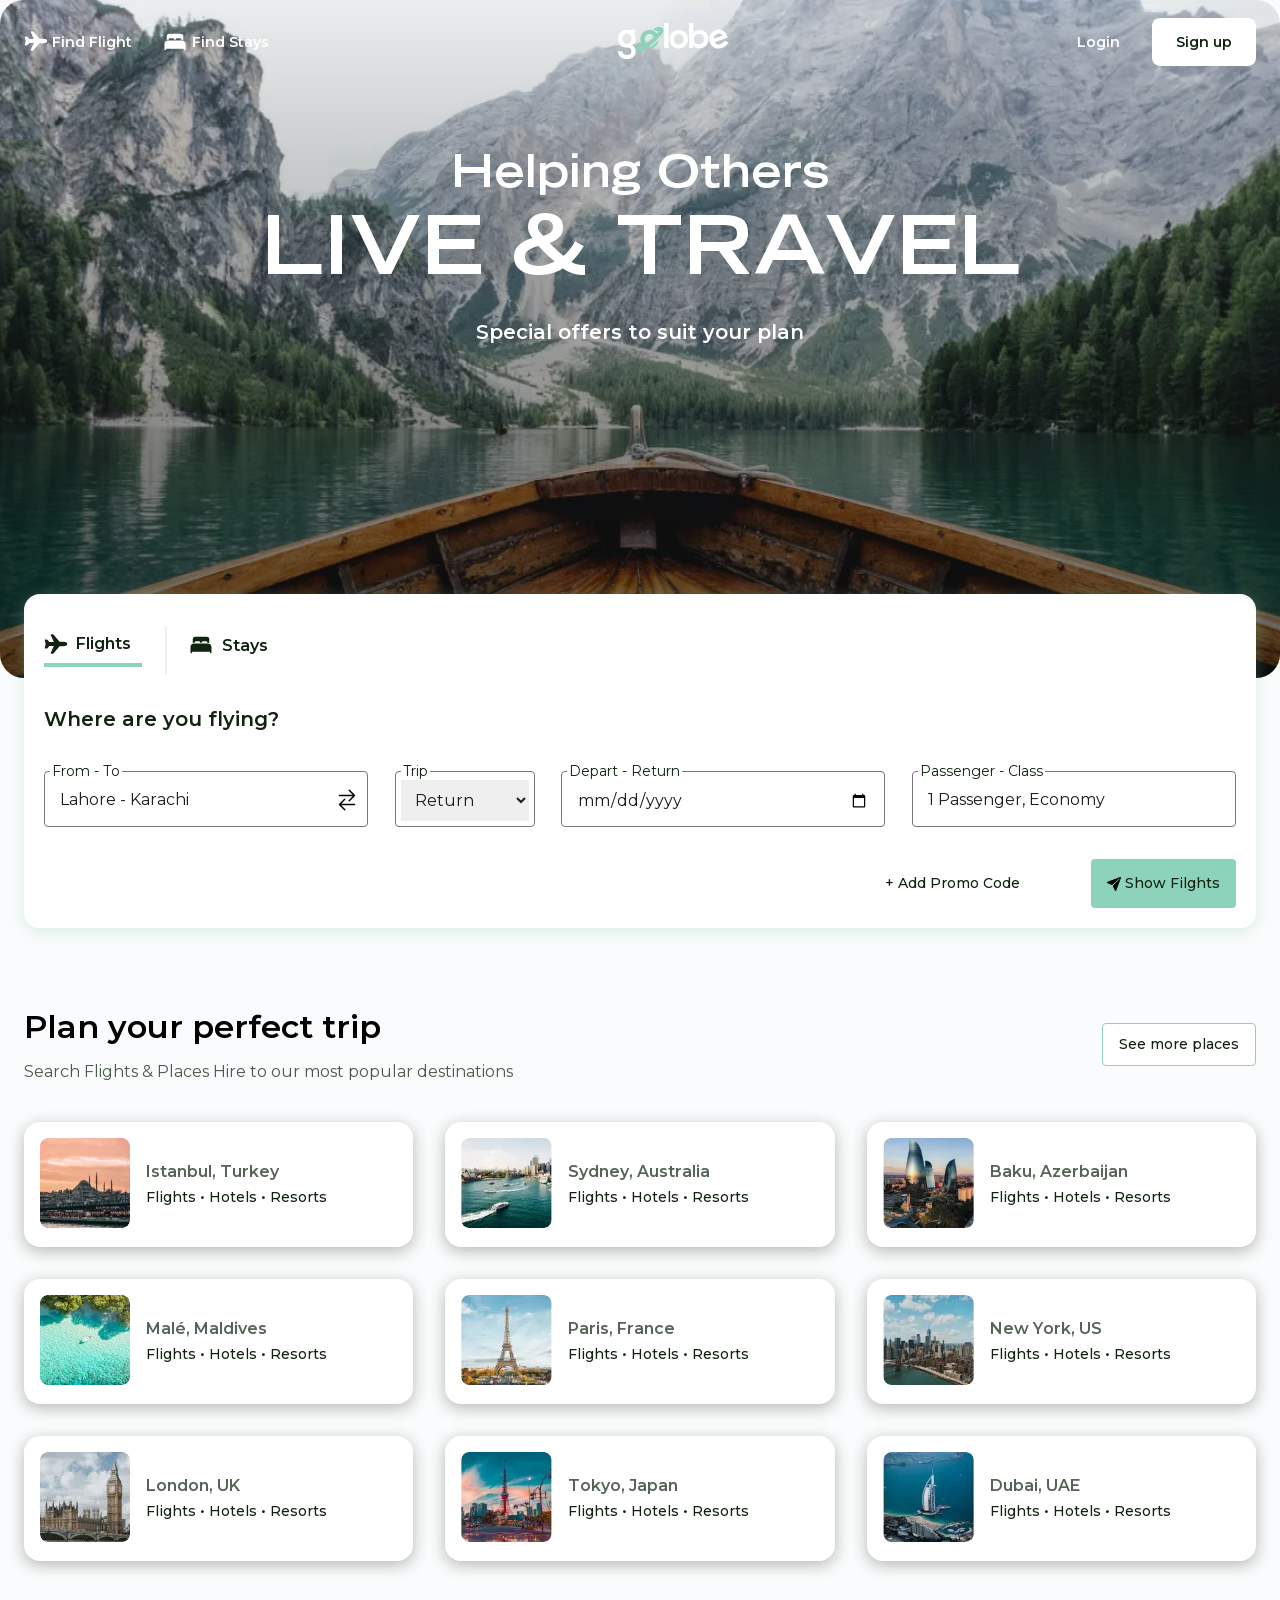
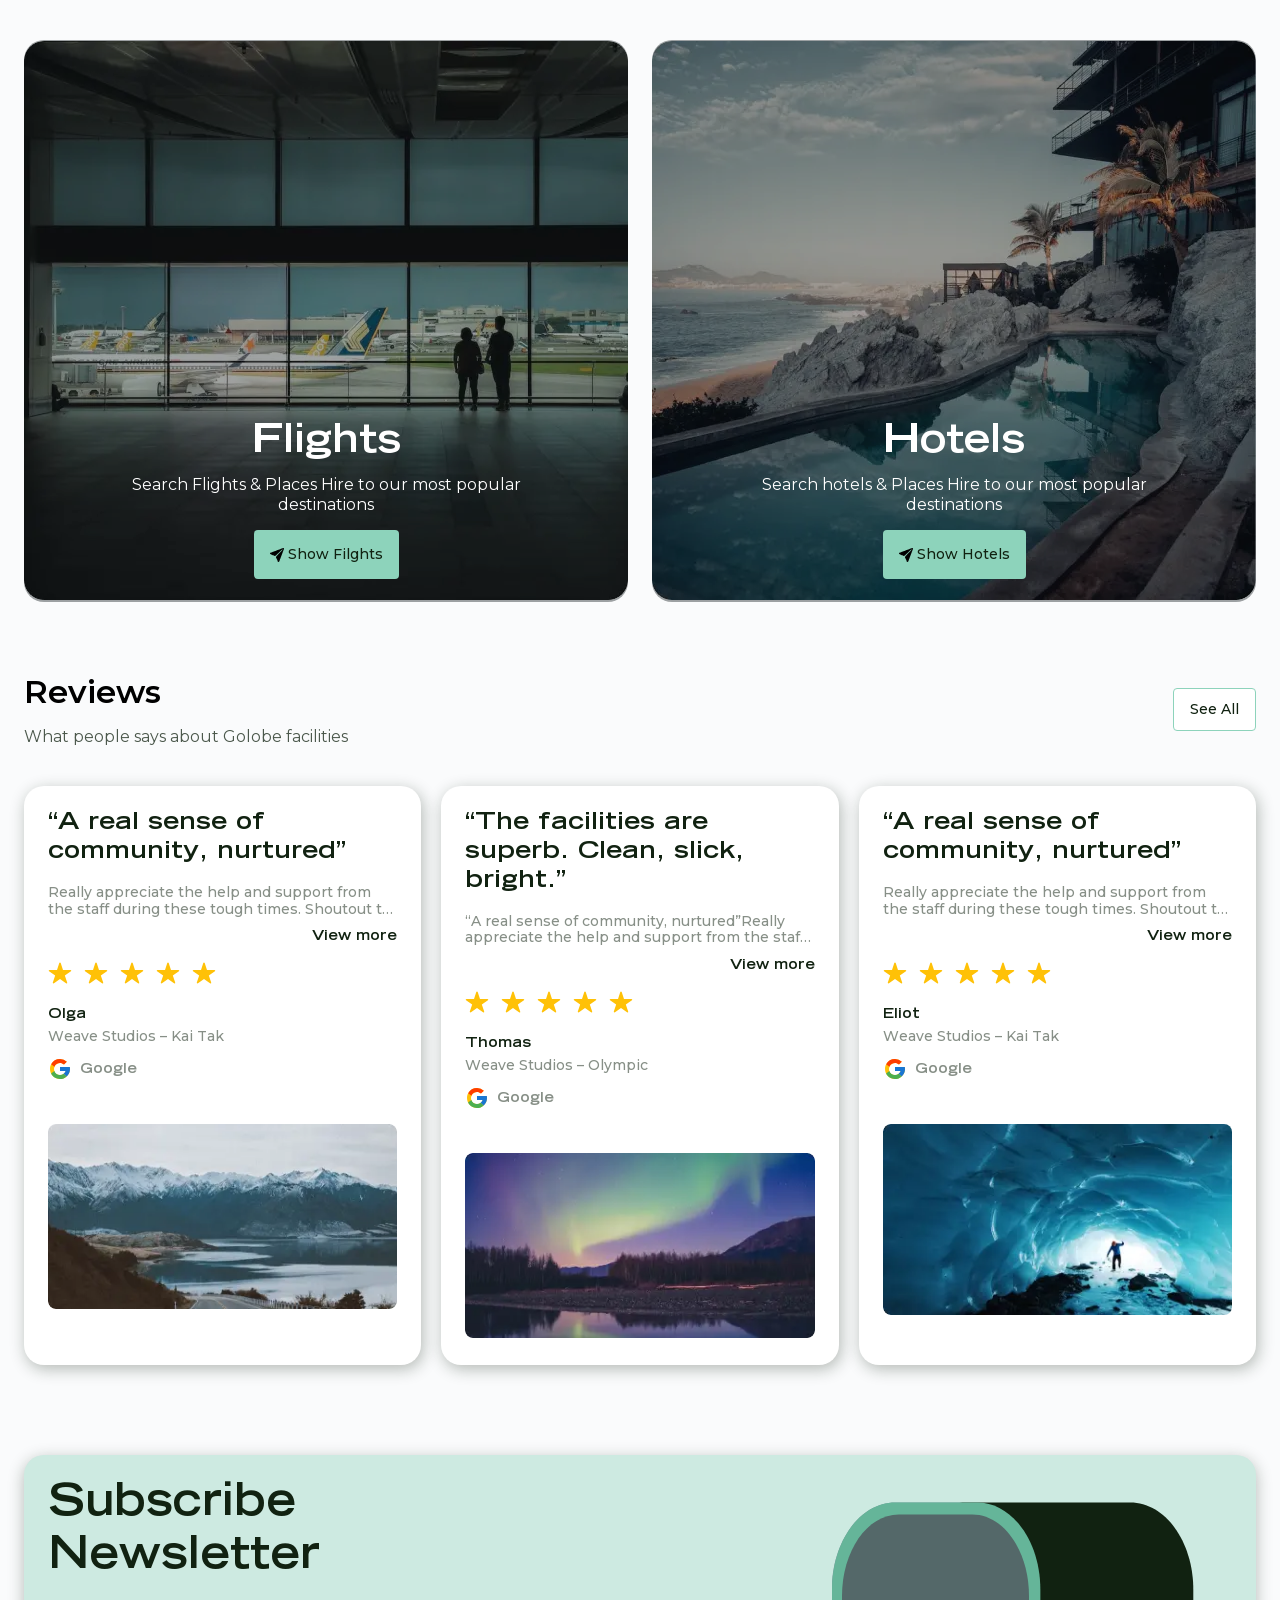
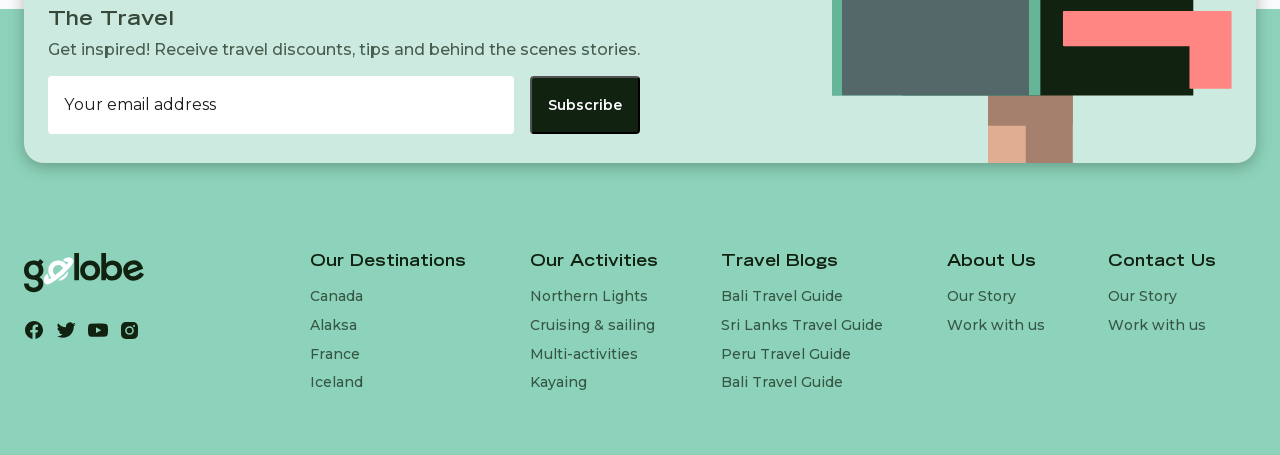
<file: index.html>
<!DOCTYPE html><html lang="ru"><head><meta charset="UTF-8"><meta http-equiv="X-UA-Compatible" content="IE=edge"><meta name="viewport" content="width=device-width,initial-scale=1"><link rel="stylesheet" href="css/main.css"><script src="js/mixitup.min.js"></script><script defer="defer" src="js/main.js"></script><title>Golobe</title></head><body><div class="wrapper"><header class="header header_index"><div class="container"><nav class="nav"><ul class="menu"><li class="menu__item"><a href="flight-search.html" target="_self" class="menu__link menu__link_airplane-index">Find Flight</a></li><li class="menu__item"><a href="hotel-search.html" class="menu__link menu__link_hotel-index">Find Stays</a></li></ul><a href="/" class="logo"><picture><source srcset="img/index/logo.svg" type="image/webp"><img class="logo__img" src="img/index/logo.svg" alt="logo"></picture></a><ul class="menu"><li class="menu__item"><a href="#" class="menu__link menu__link_color">Login</a></li><li class="menu__item"><a href="#" class="menu__link menu__link_sign-index">Sign up</a></li></ul><button class="menu-btn menu-btn_color"><span></span></button><ul class="menu-mobile menu-mobile_color"><li class="menu__item"><a href="flight-search.html" class="menu__link menu__link_airplane">Find Flight</a></li><li class="menu__item"><a href="hotel-search.html" class="menu__link menu__link_hotel">Find Stays</a></li><li class="menu__item"><a href="#" class="menu__link">Login</a></li><li class="menu__item"><a href="#" class="menu__link menu__link_sign">Sign up</a></li></ul></nav></div></header><main class="main"><section class="intro"><div class="container"><div class="intro__inner"><h2 class="intro__suptitel">Helping Others</h2><h1 class="intro__titel">Live & Travel</h1><h3 class="intro__subtitel">Special offers to suit your plan</h3></div><div class="intro__search"><div class="intro__button"><button class="intro__btn intro__btn_airplane" data-filter=".flight">Flights</button> <span class="intro__span"></span> <button class="intro__btn intro__btn_hotel" data-filter=".stays">Stays</button></div><div class="intro__box mixitup__box"><div class="search mix flight"><h1 class="search__titel">Where are you flying?</h1><form class="search__inner"><div class="search__info"><fieldset class="search__fieldset"><legend class="search__legend">From - To</legend><input class="search__input search__input_vector" type="text" placeholder="Lahore - Karachi"></fieldset><fieldset class="search__fieldset search__fieldset_lite"><legend class="search__legend">Trip</legend><select class="search__select-plane" name="" id=""><option class="search__option-ticket" value="1">Return</option><option class="search__option-ticket" value="2">One-way</option></select></fieldset><fieldset class="search__fieldset"><legend class="search__legend">Depart - Return</legend><input class="search__input" type="date"></fieldset><fieldset class="search__fieldset"><legend class="search__legend">Passenger - Class</legend><input class="search__input" type="text" placeholder="1 Passenger, Economy"></fieldset></div><div class="search__button"><input class="search__input-code" type="text" placeholder="+ Add Promo Code"> <button class="search__btn search__btn_plane">Show Filghts</button></div></form></div><div class="search mix stays"><h1 class="search__titel">Where are you flying?</h1><form class="search__inner"><div class="search__info"><fieldset class="search__fieldset search__fieldset_xl"><legend class="search__legend">Enter Destination</legend><input class="search__input search__input_img" type="text" placeholder="Istanbul, Turkey"></fieldset><fieldset class="search__fieldset search__fieldset_width"><legend class="search__legend">Check In</legend><input class="search__input" type="date" placeholder="Fri 12/2"></fieldset><fieldset class="search__fieldset search__fieldset_width"><legend class="search__legend">Check Out</legend><input class="search__input" type="date" placeholder="Sun 12/4"></fieldset><fieldset class="search__fieldset search__fieldset_width"><legend class="search__legend">Rooms & Guests</legend><select class="search__select-room search__select-room_img" name="" id=""><option class="search__option-room" value="1">1 room, 2 guests</option><option class="search__option-room" value="2">2 room, 4 guests</option><option class="search__option-room" value="3">1 room, 1 guests</option><option class="search__option-room" value="4">3 room, 6 guests</option></select></fieldset></div><div class="search__button"><input class="search__input-code" type="text" placeholder="+ Add Promo Code"> <button class="search__btn search__btn_build">Show Places</button></div></form></div></div></div></div></section><section class="trip"><div class="container"><div class="heading"><div class="heading__inner"><h1 class="heading__titel">Plan your perfect trip</h1><h4 class="heading__subtitel">Search Flights & Places Hire to our most popular destinations</h4></div><a href="#" class="heading__link-btn">See more places</a></div><div class="trip__content"><a href="#" class="trip__link"><div class="trip__card"><picture><source srcset="img/index/trip/1.webp" type="image/webp"><img class="trip__card-img" src="img/index/trip/1.jpg" alt="Image"></picture><div class="trip__info"><h3 class="trip__info-titel">Istanbul, Turkey</h3><p class="trip__info-text">Flights • Hotels • Resorts</p></div></div></a><a href="#" class="trip__link"><div class="trip__card"><picture><source srcset="img/index/trip/2.webp" type="image/webp"><img class="trip__card-img" src="img/index/trip/2.jpg" alt="Image"></picture><div class="trip__info"><h3 class="trip__info-titel">Sydney, Australia</h3><p class="trip__info-text">Flights • Hotels • Resorts</p></div></div></a><a href="#" class="trip__link"><div class="trip__card"><picture><source srcset="img/index/trip/3.webp" type="image/webp"><img class="trip__card-img" src="img/index/trip/3.jpg" alt="Image"></picture><div class="trip__info"><h3 class="trip__info-titel">Baku, Azerbaijan</h3><p class="trip__info-text">Flights • Hotels • Resorts</p></div></div></a><a href="#" class="trip__link"><div class="trip__card"><picture><source srcset="img/index/trip/4.webp" type="image/webp"><img class="trip__card-img" src="img/index/trip/4.jpg" alt="Image"></picture><div class="trip__info"><h3 class="trip__info-titel">Malé, Maldives</h3><p class="trip__info-text">Flights • Hotels • Resorts</p></div></div></a><a href="#" class="trip__link"><div class="trip__card"><picture><source srcset="img/index/trip/5.webp" type="image/webp"><img class="trip__card-img" src="img/index/trip/5.jpg" alt="Image"></picture><div class="trip__info"><h3 class="trip__info-titel">Paris, France</h3><p class="trip__info-text">Flights • Hotels • Resorts</p></div></div></a><a href="#" class="trip__link"><div class="trip__card"><picture><source srcset="img/index/trip/6.webp" type="image/webp"><img class="trip__card-img" src="img/index/trip/6.jpg" alt="Image"></picture><div class="trip__info"><h3 class="trip__info-titel">New York, US</h3><p class="trip__info-text">Flights • Hotels • Resorts</p></div></div></a><a href="#" class="trip__link"><div class="trip__card"><picture><source srcset="img/index/trip/7.webp" type="image/webp"><img class="trip__card-img" src="img/index/trip/7.jpg" alt="Image"></picture><div class="trip__info"><h3 class="trip__info-titel">London, UK</h3><p class="trip__info-text">Flights • Hotels • Resorts</p></div></div></a><a href="#" class="trip__link"><div class="trip__card"><picture><source srcset="img/index/trip/8.webp" type="image/webp"><img class="trip__card-img" src="img/index/trip/8.jpg" alt="Image"></picture><div class="trip__info"><h3 class="trip__info-titel">Tokyo, Japan</h3><p class="trip__info-text">Flights • Hotels • Resorts</p></div></div></a><a href="#" class="trip__link"><div class="trip__card"><picture><source srcset="img/index/trip/9.webp" type="image/webp"><img class="trip__card-img" src="img/index/trip/9.jpg" alt="Image"></picture><div class="trip__info"><h3 class="trip__info-titel">Dubai, UAE</h3><p class="trip__info-text">Flights • Hotels • Resorts</p></div></div></a></div><div class="trip__intro"><div class="trip__intro-inner"><picture><source srcset="img/index/flights.webp" type="image/webp"><img class="trip__intro-img" src="img/index/flights.jpg" alt="Flights"></picture><div class="trip__intro-info"><h1 class="trip__intro-titel">Flights</h1><p class="trip__intro-text">Search Flights & Places Hire to our most popular destinations</p><a class="search__btn search__btn_plane" href="#">Show Filghts</a></div></div><div class="trip__intro-inner"><picture><source srcset="img/index/hotels.webp" type="image/webp"><img class="trip__intro-img" src="img/index/hotels.jpg" alt="Hotels"></picture><div class="trip__intro-info"><h1 class="trip__intro-titel">Hotels</h1><p class="trip__intro-text">Search hotels & Places Hire to our most popular destinations</p><a class="search__btn search__btn_plane" href="#">Show Hotels</a></div></div></div></div></section><section class="reviews"><div class="container"><div class="heading"><div class="heading__inner"><h1 class="heading__titel">Reviews</h1><h4 class="heading__subtitel">What people says about Golobe facilities</h4></div><a href="#" class="heading__link-btn">See All</a></div><div class="reviews__content"><div class="reviews__card"><h1 class="reviews__titel">“A real sense of community, nurtured”</h1><p class="reviews__text">Really appreciate the help and support from the staff during these tough times. Shoutout to Katie for helping me always, even when I was out of the country. And always available when needed.</p><div class="reviews__inner"><a href="#" class="reviews__link">View more</a></div><div class="reviews__stars"><picture><source srcset="img/index/star.svg" type="image/webp"><img class="reviews__star" src="img/index/star.svg" alt="star"></picture><picture><source srcset="img/index/star.svg" type="image/webp"><img class="reviews__star" src="img/index/star.svg" alt="star"></picture><picture><source srcset="img/index/star.svg" type="image/webp"><img class="reviews__star" src="img/index/star.svg" alt="star"></picture><picture><source srcset="img/index/star.svg" type="image/webp"><img class="reviews__star" src="img/index/star.svg" alt="star"></picture><picture><source srcset="img/index/star.svg" type="image/webp"><img class="reviews__star" src="img/index/star.svg" alt="star"></picture></div><p class="reviews__name">Olga</p><p class="reviews__studio">Weave Studios – Kai Tak</p><div class="reviews__browser"><picture><source srcset="img/index/google.svg" type="image/webp"><img class="reviews__browser-img" src="img/index/google.svg" alt="Google"></picture><p class="reviews__browser-name">Google</p></div><picture><source srcset="img/index/card1.webp" type="image/webp"><img class="reviews__img" src="img/index/card1.jpg" alt="Image"></picture></div><div class="reviews__card"><h1 class="reviews__titel">“The facilities are superb. Clean, slick, bright.”</h1><p class="reviews__text">“A real sense of community, nurtured”Really appreciate the help and support from the staff during these tough times. Shoutout to Katie for helping me always, even when I was out of the country. And always available when needed.View moreOlgaWeave Studios – Kai TakGoogle</p><div class="reviews__inner"><a href="#" class="reviews__link">View more</a></div><div class="reviews__stars"><picture><source srcset="img/index/star.svg" type="image/webp"><img class="reviews__star" src="img/index/star.svg" alt="star"></picture><picture><source srcset="img/index/star.svg" type="image/webp"><img class="reviews__star" src="img/index/star.svg" alt="star"></picture><picture><source srcset="img/index/star.svg" type="image/webp"><img class="reviews__star" src="img/index/star.svg" alt="star"></picture><picture><source srcset="img/index/star.svg" type="image/webp"><img class="reviews__star" src="img/index/star.svg" alt="star"></picture><picture><source srcset="img/index/star.svg" type="image/webp"><img class="reviews__star" src="img/index/star.svg" alt="star"></picture></div><p class="reviews__name">Thomas</p><p class="reviews__studio">Weave Studios – Olympic</p><div class="reviews__browser"><picture><source srcset="img/index/google.svg" type="image/webp"><img class="reviews__browser-img" src="img/index/google.svg" alt="Google"></picture><p class="reviews__browser-name">Google</p></div><picture><source srcset="img/index/card2.webp" type="image/webp"><img class="reviews__img" src="img/index/card2.jpg" alt="Image"></picture></div><div class="reviews__card"><h1 class="reviews__titel">“A real sense of community, nurtured”</h1><p class="reviews__text">Really appreciate the help and support from the staff during these tough times. Shoutout to Katie for helping me always, even when I was out of the country. And always available when needed.</p><div class="reviews__inner"><a href="#" class="reviews__link">View more</a></div><div class="reviews__stars"><picture><source srcset="img/index/star.svg" type="image/webp"><img class="reviews__star" src="img/index/star.svg" alt="star"></picture><picture><source srcset="img/index/star.svg" type="image/webp"><img class="reviews__star" src="img/index/star.svg" alt="star"></picture><picture><source srcset="img/index/star.svg" type="image/webp"><img class="reviews__star" src="img/index/star.svg" alt="star"></picture><picture><source srcset="img/index/star.svg" type="image/webp"><img class="reviews__star" src="img/index/star.svg" alt="star"></picture><picture><source srcset="img/index/star.svg" type="image/webp"><img class="reviews__star" src="img/index/star.svg" alt="star"></picture></div><p class="reviews__name">Eliot</p><p class="reviews__studio">Weave Studios – Kai Tak</p><div class="reviews__browser"><picture><source srcset="img/index/google.svg" type="image/webp"><img class="reviews__browser-img" src="img/index/google.svg" alt="Google"></picture><p class="reviews__browser-name">Google</p></div><picture><source srcset="img/index/card3.webp" type="image/webp"><img class="reviews__img" src="img/index/card3.jpg" alt="Image"></picture></div></div></div></section></main><footer class="footer"><div class="container"><div class="footer__box"><div class="footer__mail"><h1 class="footer__titel">Subscribe Newsletter</h1><h2 class="footer__subtitel">The Travel</h2><p class="footer__text">Get inspired! Receive travel discounts, tips and behind the scenes stories.</p><form class="footer__form" action="URL"><input class="footer__input" type="email" placeholder="Your email address"> <button class="footer__button">Subscribe</button></form></div><picture><source srcset="img/mailbox.svg" type="image/webp"><img class="footer__img" src="img/mailbox.svg" alt="Mail"></picture></div><div class="footer__inner"><div class="footer__logo"><a href="#" class="logo"><picture><source srcset="img/logo2.svg" type="image/webp"><img class="logo__img" src="img/logo2.svg" alt="logo"></picture></a><div class="footer__social"><a href="#" class="footer__social-link"><picture><source srcset="img/social/facebook.svg" type="image/webp"><img class="footer__social-img" src="img/social/facebook.svg" alt="Facebook"></picture></a><a href="#" class="footer__social-link"><picture><source srcset="img/social/twitter.svg" type="image/webp"><img class="footer__social-img" src="img/social/twitter.svg" alt="Twitter"></picture></a><a href="#" class="footer__social-link"><picture><source srcset="img/social/youtube.svg" type="image/webp"><img class="footer__social-img" src="img/social/youtube.svg" alt="Youtube"></picture></a><a href="#" class="footer__social-link"><picture><source srcset="img/social/instagram.svg" type="image/webp"><img class="footer__social-img" src="img/social/instagram.svg" alt="Instagram"></picture></a></div></div><nav class="footer__nav"><div class="footer__nav-inner"><h2 class="footer__nav-titel">Our Destinations</h2><ul class="footer__menu"><li class="footer__item"><a href="#" class="footer__link">Canada</a></li><li class="footer__item"><a href="#" class="footer__link">Alaksa</a></li><li class="footer__item"><a href="#" class="footer__link">France</a></li><li class="footer__item"><a href="#" class="footer__link">Iceland</a></li></ul></div><div class="footer__nav-inner"><h2 class="footer__nav-titel">Our Activities</h2><ul class="footer__menu"><li class="footer__item"><a href="#" class="footer__link">Northern Lights</a></li><li class="footer__item"><a href="#" class="footer__link">Cruising & sailing</a></li><li class="footer__item"><a href="#" class="footer__link">Multi-activities</a></li><li class="footer__item"><a href="#" class="footer__link">Kayaing</a></li></ul></div><div class="footer__nav-inner"><h2 class="footer__nav-titel">Travel Blogs</h2><ul class="footer__menu"><li class="footer__item"><a href="#" class="footer__link">Bali Travel Guide</a></li><li class="footer__item"><a href="#" class="footer__link">Sri Lanks Travel Guide</a></li><li class="footer__item"><a href="#" class="footer__link">Peru Travel Guide</a></li><li class="footer__item"><a href="#" class="footer__link">Bali Travel Guide</a></li></ul></div><div class="footer__nav-inner"><h2 class="footer__nav-titel">About Us</h2><ul class="footer__menu"><li class="footer__item"><a href="#" class="footer__link">Our Story</a></li><li class="footer__item"><a href="#" class="footer__link">Work with us</a></li></ul></div><div class="footer__nav-inner"><h2 class="footer__nav-titel">Contact Us</h2><ul class="footer__menu"><li class="footer__item"><a href="#" class="footer__link">Our Story</a></li><li class="footer__item"><a href="#" class="footer__link">Work with us</a></li></ul></div></nav></div></div></footer></div></body></html>
</file>
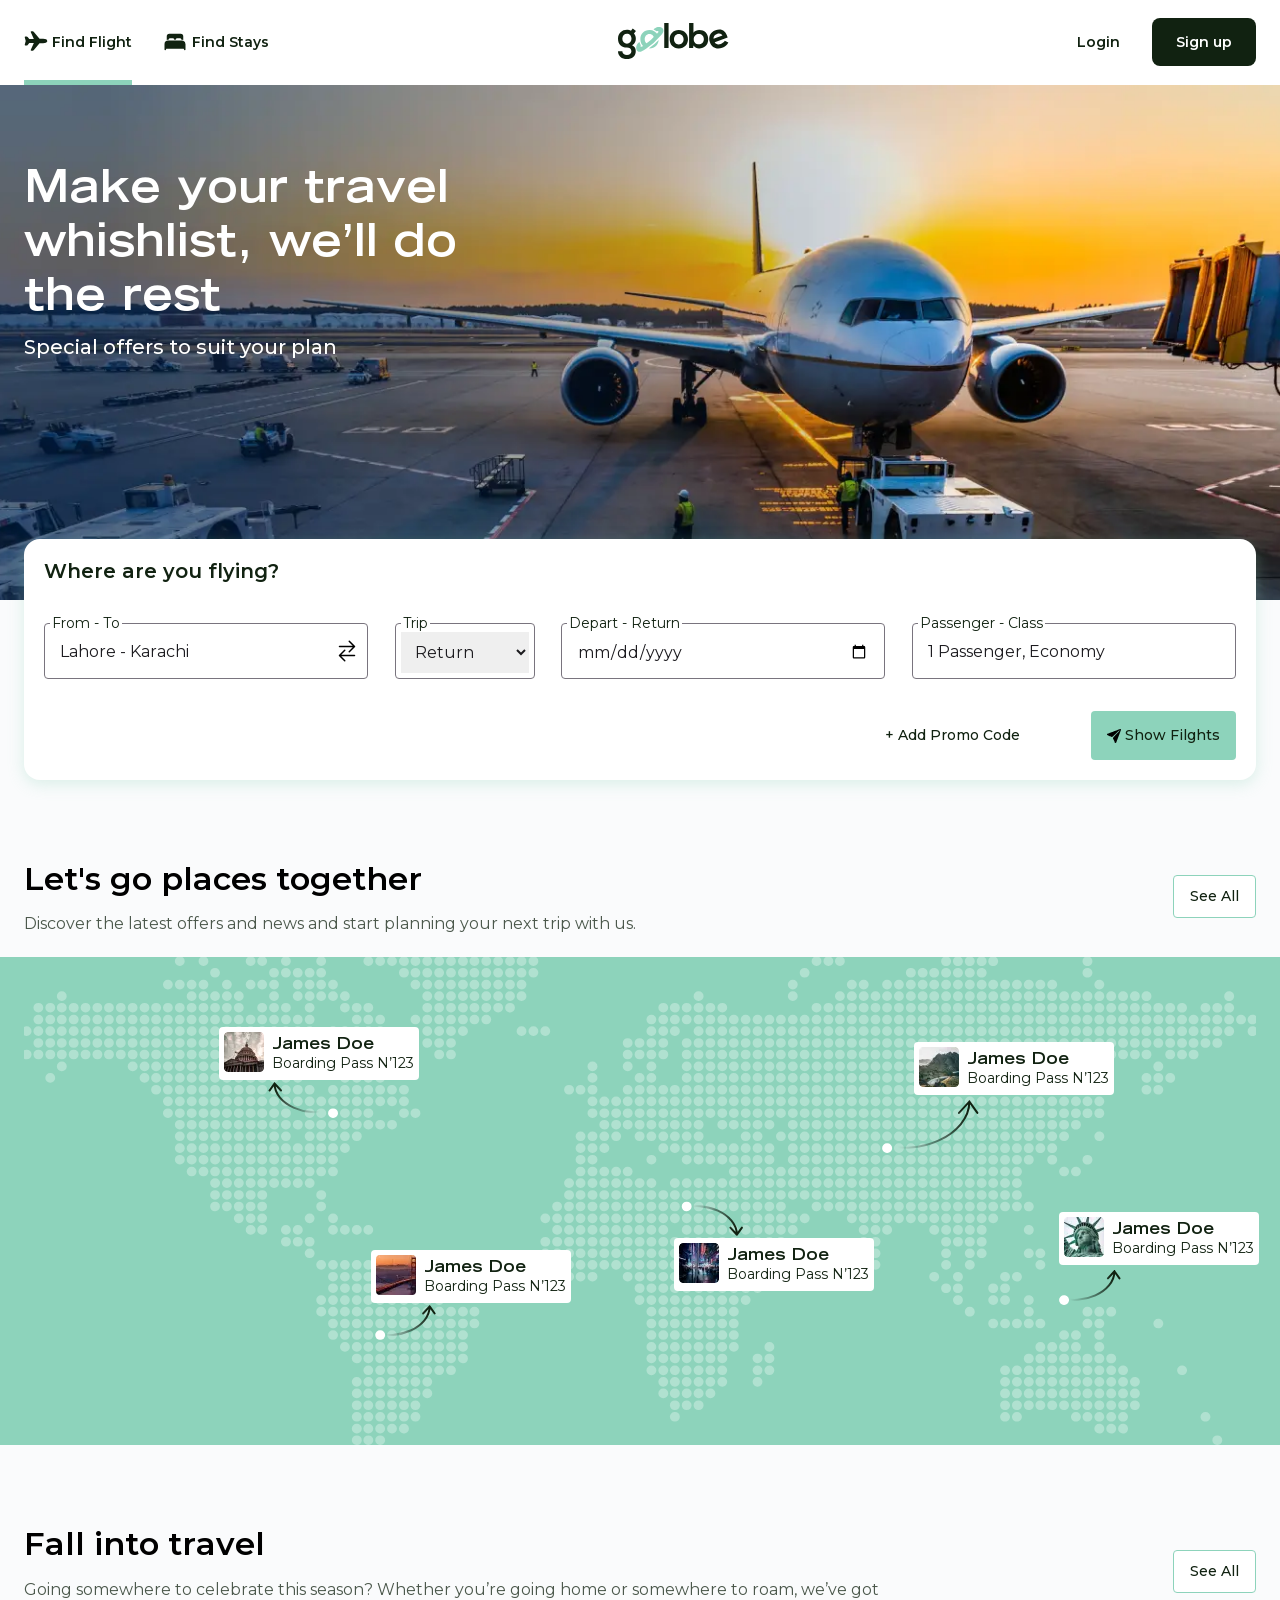
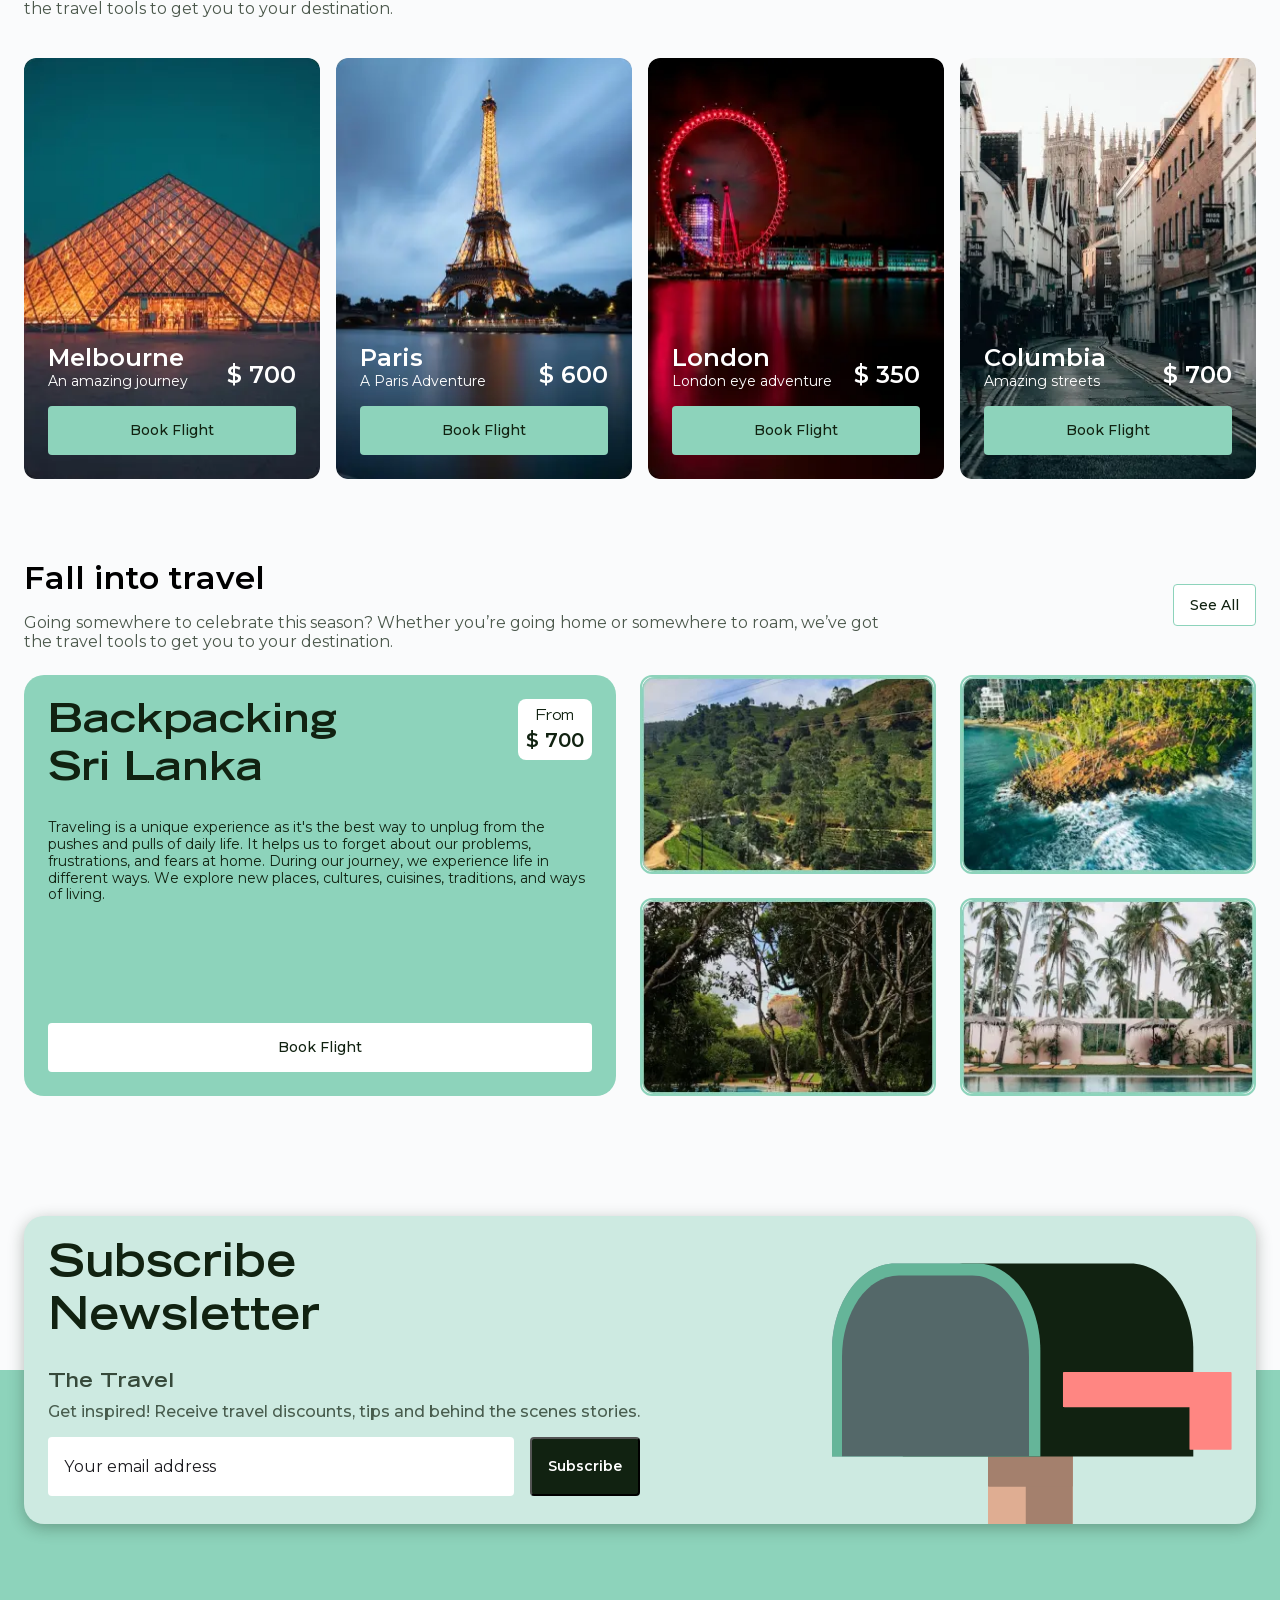
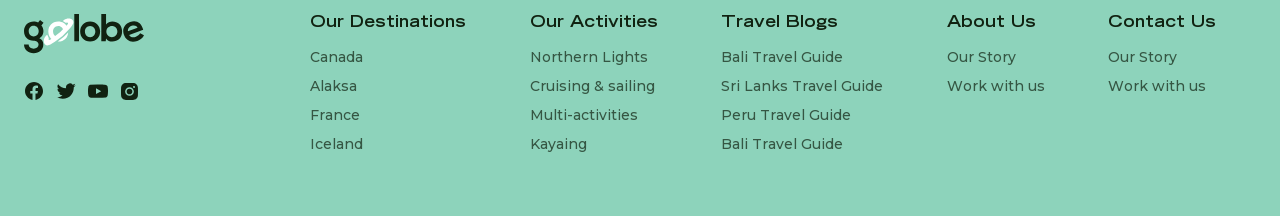
<file: flight-search.html>
<!DOCTYPE html><html lang="ru"><head><meta charset="UTF-8"><meta http-equiv="X-UA-Compatible" content="IE=edge"><meta name="viewport" content="width=device-width,initial-scale=1"><link rel="stylesheet" href="css/main.css"><script defer="defer" src="js/main.js"></script><title>Golobe</title></head><body><div class="wrapper"><header class="header"><div class="container"><nav class="nav"><ul class="menu"><li class="menu__item"><a href="flight-search.html" class="menu__link menu__link_airplane active">Find Flight</a></li><li class="menu__item"><a href="hotel-search.html" class="menu__link menu__link_hotel" id="hotel-pass">Find Stays</a></li></ul><a href="/" class="logo"><picture><source srcset="img/logo.svg" type="image/webp"><img class="logo__img" src="img/logo.svg" alt="logo"></picture></a><ul class="menu"><li class="menu__item"><a href="#" class="menu__link menu__link_color">Login</a></li><li class="menu__item"><a href="#" class="menu__link menu__link_sign">Sign up</a></li></ul><button class="menu-btn"><span></span></button><ul class="menu-mobile"><li class="menu__item"><a href="flight-search.html" class="menu__link menu__link_airplane">Find Flight</a></li><li class="menu__item"><a href="hotel-search.html" class="menu__link menu__link_hotel">Find Stays</a></li><li class="menu__item"><a href="#" class="menu__link">Login</a></li><li class="menu__item"><a href="#" class="menu__link menu__link_sign">Sign up</a></li></ul></nav></div></header><main class="main"><section class="flights"><div class="container"><div class="flights__intro"><h1 class="flights__titel">Make your travel whishlist, we’ll do the rest</h1><p class="flights__subtitel">Special offers to suit your plan</p><div class="search flights__search"><h1 class="search__titel">Where are you flying?</h1><form class="search__inner"><div class="search__info"><fieldset class="search__fieldset"><legend class="search__legend">From - To</legend><input class="search__input search__input_vector" type="text" placeholder="Lahore - Karachi"></fieldset><fieldset class="search__fieldset search__fieldset_lite"><legend class="search__legend">Trip</legend><select class="search__select-plane" name="" id=""><option class="search__option-ticket" value="1">Return</option><option class="search__option-ticket" value="2">One-way</option></select></fieldset><fieldset class="search__fieldset"><legend class="search__legend">Depart - Return</legend><input class="search__input" type="date"></fieldset><fieldset class="search__fieldset"><legend class="search__legend">Passenger - Class</legend><input class="search__input" type="text" placeholder="1 Passenger, Economy"></fieldset></div><div class="search__button"><input class="search__input-code" type="text" placeholder="+ Add Promo Code"> <button class="search__btn search__btn_plane">Show Filghts</button></div></form></div></div></div></section><section class="world"><div class="container"><div class="heading"><div class="heading__inner"><h1 class="heading__titel">Let's go places together</h1><h4 class="heading__subtitel">Discover the latest offers and news and start planning your next trip with us.</h4></div><a href="flight-listing.html" class="heading__link-btn">See All</a></div></div><div class="world__map"><div class="container"><div class="world__inner"><a href="#" class="world__link world__link_position"><div class="world__card"><picture><source srcset="img/flight/1.webp" type="image/webp"><img class="world__img" src="img/flight/1.jpg" alt="Image"></picture><div class="world__info"><p class="world__name">James Doe</p><p class="world__pass">Boarding Pass N’123</p></div></div></a><a href="#" class="world__link world__link_top"><div class="world__card"><picture><source srcset="img/flight/2.webp" type="image/webp"><img class="world__img" src="img/flight/2.jpg" alt="Image"></picture><div class="world__info"><p class="world__name">James Doe</p><p class="world__pass">Boarding Pass N’123</p></div></div></a><a href="#" class="world__link world__link_left"><div class="world__card"><picture><source srcset="img/flight/3.webp" type="image/webp"><img class="world__img" src="img/flight/3.jpg" alt="Image"></picture><div class="world__info"><p class="world__name">James Doe</p><p class="world__pass">Boarding Pass N’123</p></div></div></a><a href="#" class="world__link world__link_right"><div class="world__card"><picture><source srcset="img/flight/4.webp" type="image/webp"><img class="world__img" src="img/flight/4.jpg" alt="Image"></picture><div class="world__info"><p class="world__name">James Doe</p><p class="world__pass">Boarding Pass N’123</p></div></div></a><a href="#" class="world__link world__link_bottom"><div class="world__card"><picture><source srcset="img/flight/5.webp" type="image/webp"><img class="world__img" src="img/flight/5.jpg" alt="Image"></picture><div class="world__info"><p class="world__name">James Doe</p><p class="world__pass">Boarding Pass N’123</p></div></div></a></div></div></div></section><section class="travel-info"><div class="container"><div class="heading"><div class="heading__inner"><h1 class="heading__titel">Fall into travel</h1><h4 class="heading__subtitel">Going somewhere to celebrate this season? Whether you’re going home or somewhere to roam, we’ve got the travel tools to get you to your destination.</h4></div><a href="#" class="heading__link-btn">See All</a></div><div class="travel"><div class="travel__card"><div class="travel__inner"><div class="travel__info"><div class="tarvel__heading"><h3 class="travel__titel">Melbourne</h3><p class="travel__text">An amazing journey</p></div><p class="travel__priсe">$ 700</p></div><button href="#" class="travel__btn">Book Flight</button></div></div><div class="travel__card travel__card_paris"><div class="travel__inner"><div class="travel__info"><div class="tarvel__heading"><h3 class="travel__titel">Paris</h3><p class="travel__text">A Paris Adventure</p></div><p class="travel__priсe">$ 600</p></div><button href="#" class="travel__btn">Book Flight</button></div></div><div class="travel__card travel__card_london"><div class="travel__inner"><div class="travel__info"><div class="tarvel__heading"><h3 class="travel__titel">London</h3><p class="travel__text">London eye adventure</p></div><p class="travel__priсe">$ 350</p></div><button href="#" class="travel__btn">Book Flight</button></div></div><div class="travel__card travel__card_columbia"><div class="travel__inner"><div class="travel__info"><div class="tarvel__heading"><h3 class="travel__titel">Columbia</h3><p class="travel__text">Amazing streets</p></div><p class="travel__priсe">$ 700</p></div><button href="#" class="travel__btn">Book Flight</button></div></div></div></div></section><section class="traveling"><div class="container"><div class="heading"><div class="heading__inner"><h1 class="heading__titel">Fall into travel</h1><h4 class="heading__subtitel">Going somewhere to celebrate this season? Whether you’re going home or somewhere to roam, we’ve got the travel tools to get you to your destination.</h4></div><a href="#" class="heading__link-btn">See All</a></div><div class="traveling__content"><div class="traveling__info"><div class="traveling__inner"><h1 class="traveling__titel">Backpacking Sri Lanka</h1><div class="traveling__total"><p class="traveling__total-text">From</p><p class="traveling__price">$ 700</p></div></div><p class="traveling__text">Traveling is a unique experience as it's the best way to unplug from the pushes and pulls of daily life. It helps us to forget about our problems, frustrations, and fears at home. During our journey, we experience life in different ways. We explore new places, cultures, cuisines, traditions, and ways of living.</p><button class="traveling__btn">Book Flight</button></div><div class="traveling__image"><picture><source srcset="img/flight/t1.webp" type="image/webp"><img class="traveling__img" src="img/flight/t1.jpg" alt="#"></picture></div><div class="traveling__image"><picture><source srcset="img/flight/t2.webp" type="image/webp"><img class="traveling__img" src="img/flight/t2.jpg" alt="#"></picture></div><div class="traveling__image"><picture><source srcset="img/flight/t3.webp" type="image/webp"><img class="traveling__img" src="img/flight/t3.jpg" alt="#"></picture></div><div class="traveling__image"><picture><source srcset="img/flight/t4.webp" type="image/webp"><img class="traveling__img" src="img/flight/t4.jpg" alt="#"></picture></div></div></div></section></main><footer class="footer"><div class="container"><div class="footer__box"><div class="footer__mail"><h1 class="footer__titel">Subscribe Newsletter</h1><h2 class="footer__subtitel">The Travel</h2><p class="footer__text">Get inspired! Receive travel discounts, tips and behind the scenes stories.</p><form class="footer__form" action="URL"><input class="footer__input" type="email" placeholder="Your email address"> <button class="footer__button">Subscribe</button></form></div><picture><source srcset="img/mailbox.svg" type="image/webp"><img class="footer__img" src="img/mailbox.svg" alt="Mail"></picture></div><div class="footer__inner"><div class="footer__logo"><a href="#" class="logo"><picture><source srcset="img/logo2.svg" type="image/webp"><img class="logo__img" src="img/logo2.svg" alt="logo"></picture></a><div class="footer__social"><a href="#" class="footer__social-link"><picture><source srcset="img/social/facebook.svg" type="image/webp"><img class="footer__social-img" src="img/social/facebook.svg" alt="Facebook"></picture></a><a href="#" class="footer__social-link"><picture><source srcset="img/social/twitter.svg" type="image/webp"><img class="footer__social-img" src="img/social/twitter.svg" alt="Twitter"></picture></a><a href="#" class="footer__social-link"><picture><source srcset="img/social/youtube.svg" type="image/webp"><img class="footer__social-img" src="img/social/youtube.svg" alt="Youtube"></picture></a><a href="#" class="footer__social-link"><picture><source srcset="img/social/instagram.svg" type="image/webp"><img class="footer__social-img" src="img/social/instagram.svg" alt="Instagram"></picture></a></div></div><nav class="footer__nav"><div class="footer__nav-inner"><h2 class="footer__nav-titel">Our Destinations</h2><ul class="footer__menu"><li class="footer__item"><a href="#" class="footer__link">Canada</a></li><li class="footer__item"><a href="#" class="footer__link">Alaksa</a></li><li class="footer__item"><a href="#" class="footer__link">France</a></li><li class="footer__item"><a href="#" class="footer__link">Iceland</a></li></ul></div><div class="footer__nav-inner"><h2 class="footer__nav-titel">Our Activities</h2><ul class="footer__menu"><li class="footer__item"><a href="#" class="footer__link">Northern Lights</a></li><li class="footer__item"><a href="#" class="footer__link">Cruising & sailing</a></li><li class="footer__item"><a href="#" class="footer__link">Multi-activities</a></li><li class="footer__item"><a href="#" class="footer__link">Kayaing</a></li></ul></div><div class="footer__nav-inner"><h2 class="footer__nav-titel">Travel Blogs</h2><ul class="footer__menu"><li class="footer__item"><a href="#" class="footer__link">Bali Travel Guide</a></li><li class="footer__item"><a href="#" class="footer__link">Sri Lanks Travel Guide</a></li><li class="footer__item"><a href="#" class="footer__link">Peru Travel Guide</a></li><li class="footer__item"><a href="#" class="footer__link">Bali Travel Guide</a></li></ul></div><div class="footer__nav-inner"><h2 class="footer__nav-titel">About Us</h2><ul class="footer__menu"><li class="footer__item"><a href="#" class="footer__link">Our Story</a></li><li class="footer__item"><a href="#" class="footer__link">Work with us</a></li></ul></div><div class="footer__nav-inner"><h2 class="footer__nav-titel">Contact Us</h2><ul class="footer__menu"><li class="footer__item"><a href="#" class="footer__link">Our Story</a></li><li class="footer__item"><a href="#" class="footer__link">Work with us</a></li></ul></div></nav></div></div></footer></div></body></html>
</file>
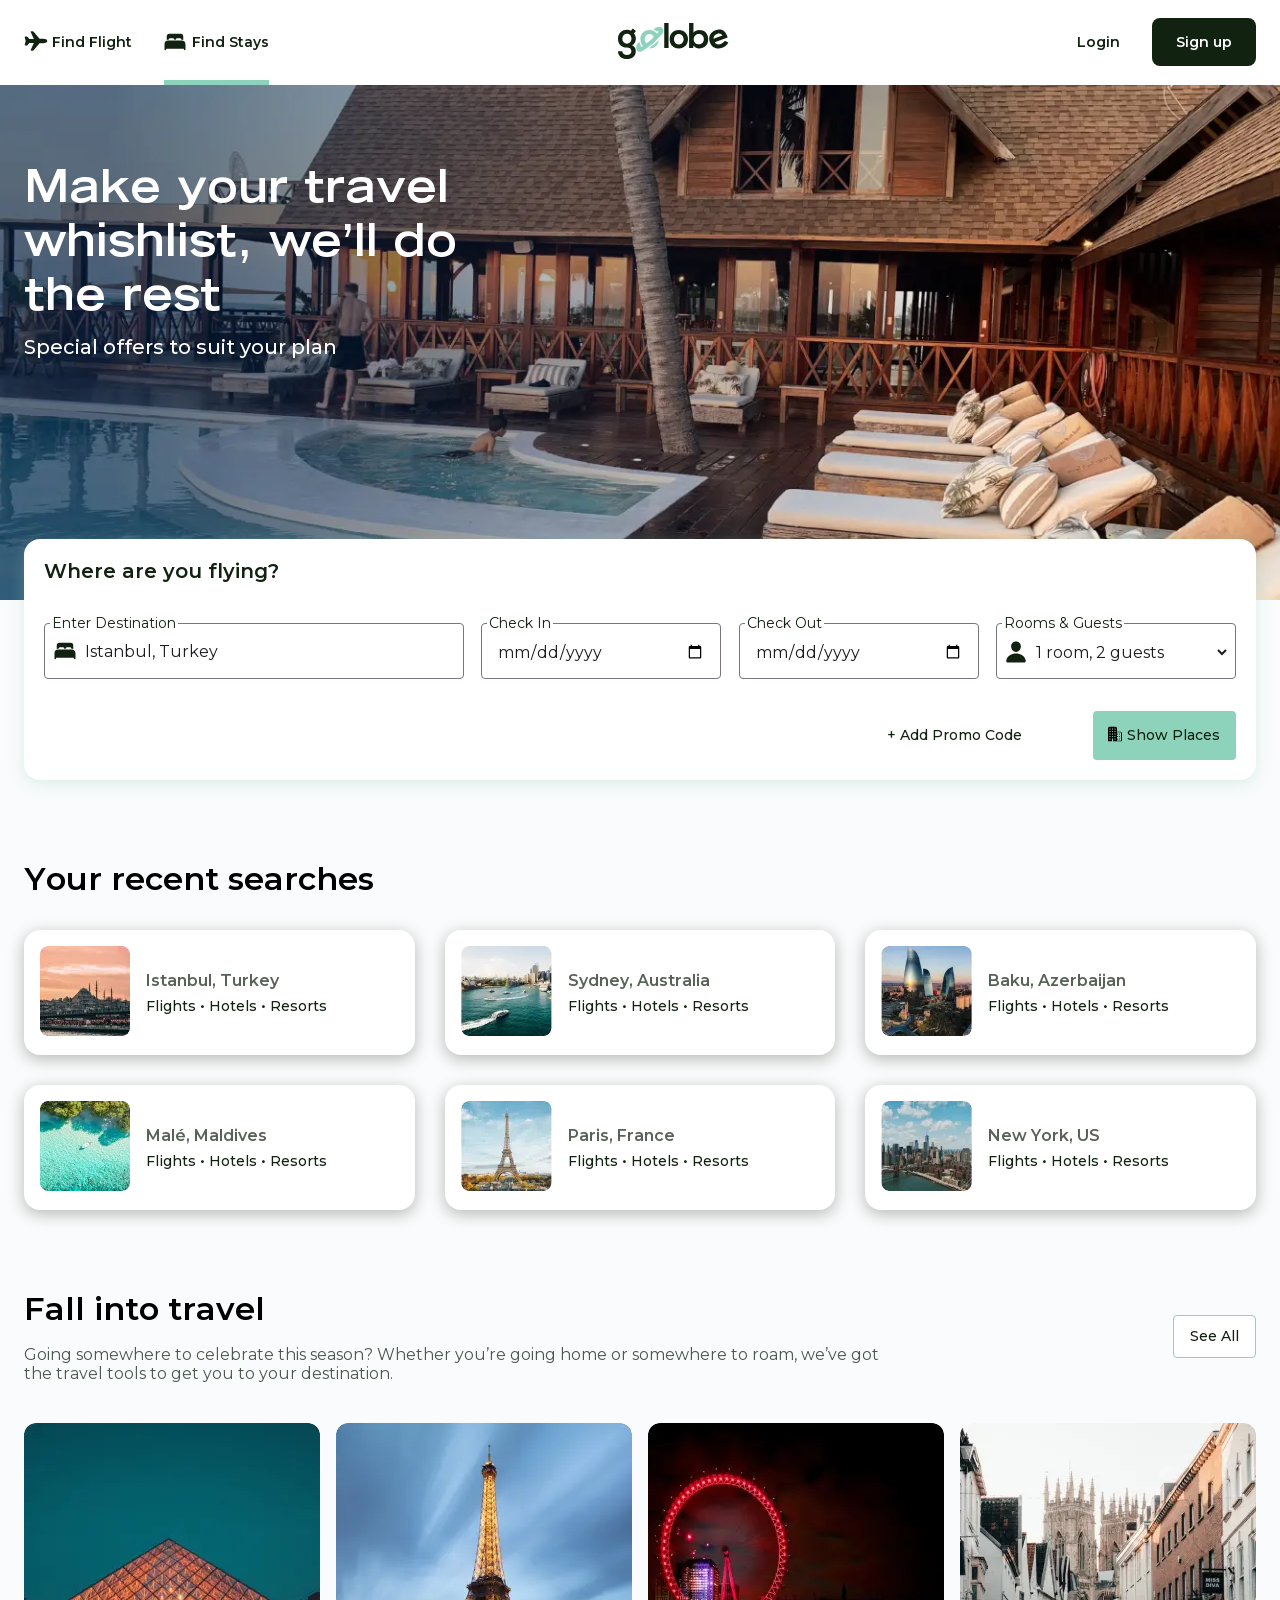
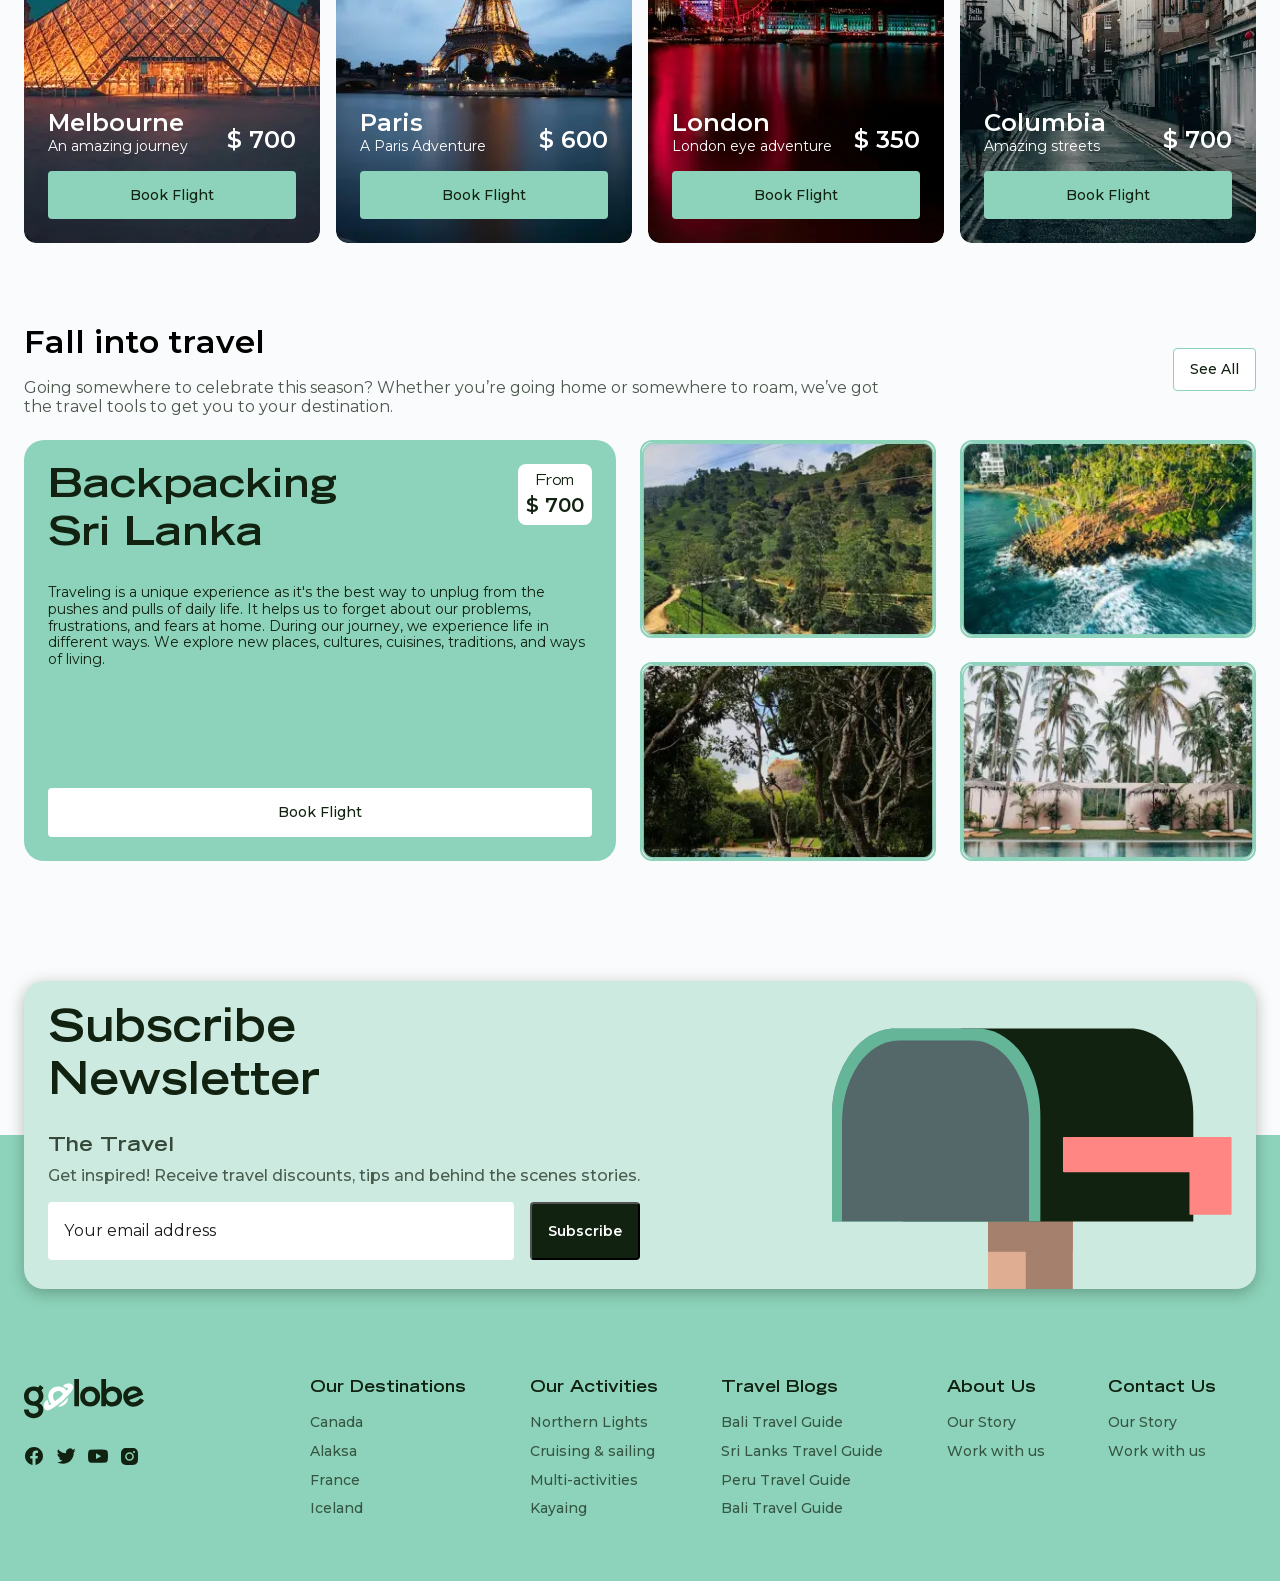
<file: hotel-search.html>
<!DOCTYPE html><html lang="ru"><head><meta charset="UTF-8"><meta http-equiv="X-UA-Compatible" content="IE=edge"><meta name="viewport" content="width=device-width,initial-scale=1"><link rel="stylesheet" href="css/main.css"><script defer="defer" src="js/main.js"></script><title>Golobe</title></head><body><div class="wrapper"><header class="header"><div class="container"><nav class="nav"><ul class="menu"><li class="menu__item"><a href="flight-search.html" class="menu__link menu__link_airplane">Find Flight</a></li><li class="menu__item"><a href="hotel-search.html" class="menu__link menu__link_hotel active">Find Stays</a></li></ul><a href="/" class="logo"><picture><source srcset="img/logo.svg" type="image/webp"><img class="logo__img" src="img/logo.svg" alt="logo"></picture></a><ul class="menu"><li class="menu__item"><a href="#" class="menu__link menu__link_color">Login</a></li><li class="menu__item"><a href="#" class="menu__link menu__link_sign">Sign up</a></li></ul><button class="menu-btn"><span></span></button><ul class="menu-mobile"><li class="menu__item"><a href="flight-search.html" class="menu__link menu__link_airplane">Find Flight</a></li><li class="menu__item"><a href="hotel-search.html" class="menu__link menu__link_hotel">Find Stays</a></li><li class="menu__item"><a href="#" class="menu__link">Login</a></li><li class="menu__item"><a href="#" class="menu__link menu__link_sign">Sign up</a></li></ul></nav></div></header><main class="main"><section class="flights hotel-search"><div class="container"><div class="flights__intro"><h1 class="flights__titel">Make your travel whishlist, we’ll do the rest</h1><p class="flights__subtitel">Special offers to suit your plan</p><div class="search flights__search"><h1 class="search__titel">Where are you flying?</h1><form class="search__inner"><div class="search__info"><fieldset class="search__fieldset search__fieldset_xl"><legend class="search__legend">Enter Destination</legend><input class="search__input search__input_img" type="text" placeholder="Istanbul, Turkey"></fieldset><fieldset class="search__fieldset search__fieldset_width"><legend class="search__legend">Check In</legend><input class="search__input" type="date" placeholder="Fri 12/2"></fieldset><fieldset class="search__fieldset search__fieldset_width"><legend class="search__legend">Check Out</legend><input class="search__input" type="date" placeholder="Sun 12/4"></fieldset><fieldset class="search__fieldset search__fieldset_width"><legend class="search__legend">Rooms & Guests</legend><select class="search__select-room search__select-room_img" name="" id=""><option class="search__option-room" value="1">1 room, 2 guests</option><option class="search__option-room" value="2">2 room, 4 guests</option><option class="search__option-room" value="3">1 room, 1 guests</option><option class="search__option-room" value="4">3 room, 6 guests</option></select></fieldset></div><div class="search__button"><input class="search__input-code" type="text" placeholder="+ Add Promo Code"> <button class="search__btn search__btn_build">Show Places</button></div></form></div></div></div></section><section class="recent"><div class="container"><h1 class="recent__titel">Your recent searches</h1><div class="recent__content"><a href="#" class="trip__link"><div class="trip__card"><picture><source srcset="img/index/trip/1.webp" type="image/webp"><img class="trip__card-img" src="img/index/trip/1.jpg" alt="Image"></picture><div class="trip__info"><h3 class="trip__info-titel">Istanbul, Turkey</h3><p class="trip__info-text">Flights • Hotels • Resorts</p></div></div></a><a href="#" class="trip__link"><div class="trip__card"><picture><source srcset="img/index/trip/2.webp" type="image/webp"><img class="trip__card-img" src="img/index/trip/2.jpg" alt="Image"></picture><div class="trip__info"><h3 class="trip__info-titel">Sydney, Australia</h3><p class="trip__info-text">Flights • Hotels • Resorts</p></div></div></a><a href="#" class="trip__link"><div class="trip__card"><picture><source srcset="img/index/trip/3.webp" type="image/webp"><img class="trip__card-img" src="img/index/trip/3.jpg" alt="Image"></picture><div class="trip__info"><h3 class="trip__info-titel">Baku, Azerbaijan</h3><p class="trip__info-text">Flights • Hotels • Resorts</p></div></div></a><a href="#" class="trip__link"><div class="trip__card"><picture><source srcset="img/index/trip/4.webp" type="image/webp"><img class="trip__card-img" src="img/index/trip/4.jpg" alt="Image"></picture><div class="trip__info"><h3 class="trip__info-titel">Malé, Maldives</h3><p class="trip__info-text">Flights • Hotels • Resorts</p></div></div></a><a href="#" class="trip__link"><div class="trip__card"><picture><source srcset="img/index/trip/5.webp" type="image/webp"><img class="trip__card-img" src="img/index/trip/5.jpg" alt="Image"></picture><div class="trip__info"><h3 class="trip__info-titel">Paris, France</h3><p class="trip__info-text">Flights • Hotels • Resorts</p></div></div></a><a href="#" class="trip__link"><div class="trip__card"><picture><source srcset="img/index/trip/6.webp" type="image/webp"><img class="trip__card-img" src="img/index/trip/6.jpg" alt="Image"></picture><div class="trip__info"><h3 class="trip__info-titel">New York, US</h3><p class="trip__info-text">Flights • Hotels • Resorts</p></div></div></a></div></div></section><section class="travel-info"><div class="container"><div class="heading"><div class="heading__inner"><h1 class="heading__titel">Fall into travel</h1><h4 class="heading__subtitel">Going somewhere to celebrate this season? Whether you’re going home or somewhere to roam, we’ve got the travel tools to get you to your destination.</h4></div><a href="hotel-listing.html" class="heading__link-btn">See All</a></div><div class="travel"><div class="travel__card"><div class="travel__inner"><div class="travel__info"><div class="tarvel__heading"><h3 class="travel__titel">Melbourne</h3><p class="travel__text">An amazing journey</p></div><p class="travel__priсe">$ 700</p></div><button href="#" class="travel__btn">Book Flight</button></div></div><div class="travel__card travel__card_paris"><div class="travel__inner"><div class="travel__info"><div class="tarvel__heading"><h3 class="travel__titel">Paris</h3><p class="travel__text">A Paris Adventure</p></div><p class="travel__priсe">$ 600</p></div><button href="#" class="travel__btn">Book Flight</button></div></div><div class="travel__card travel__card_london"><div class="travel__inner"><div class="travel__info"><div class="tarvel__heading"><h3 class="travel__titel">London</h3><p class="travel__text">London eye adventure</p></div><p class="travel__priсe">$ 350</p></div><button href="#" class="travel__btn">Book Flight</button></div></div><div class="travel__card travel__card_columbia"><div class="travel__inner"><div class="travel__info"><div class="tarvel__heading"><h3 class="travel__titel">Columbia</h3><p class="travel__text">Amazing streets</p></div><p class="travel__priсe">$ 700</p></div><button href="#" class="travel__btn">Book Flight</button></div></div></div></div></section><section class="traveling"><div class="container"><div class="heading"><div class="heading__inner"><h1 class="heading__titel">Fall into travel</h1><h4 class="heading__subtitel">Going somewhere to celebrate this season? Whether you’re going home or somewhere to roam, we’ve got the travel tools to get you to your destination.</h4></div><a href="#" class="heading__link-btn">See All</a></div><div class="traveling__content"><div class="traveling__info"><div class="traveling__inner"><h1 class="traveling__titel">Backpacking Sri Lanka</h1><div class="traveling__total"><p class="traveling__total-text">From</p><p class="traveling__price">$ 700</p></div></div><p class="traveling__text">Traveling is a unique experience as it's the best way to unplug from the pushes and pulls of daily life. It helps us to forget about our problems, frustrations, and fears at home. During our journey, we experience life in different ways. We explore new places, cultures, cuisines, traditions, and ways of living.</p><button class="traveling__btn">Book Flight</button></div><div class="traveling__image"><picture><source srcset="img/flight/t1.webp" type="image/webp"><img class="traveling__img" src="img/flight/t1.jpg" alt="#"></picture></div><div class="traveling__image"><picture><source srcset="img/flight/t2.webp" type="image/webp"><img class="traveling__img" src="img/flight/t2.jpg" alt="#"></picture></div><div class="traveling__image"><picture><source srcset="img/flight/t3.webp" type="image/webp"><img class="traveling__img" src="img/flight/t3.jpg" alt="#"></picture></div><div class="traveling__image"><picture><source srcset="img/flight/t4.webp" type="image/webp"><img class="traveling__img" src="img/flight/t4.jpg" alt="#"></picture></div></div></div></section></main><footer class="footer"><div class="container"><div class="footer__box"><div class="footer__mail"><h1 class="footer__titel">Subscribe Newsletter</h1><h2 class="footer__subtitel">The Travel</h2><p class="footer__text">Get inspired! Receive travel discounts, tips and behind the scenes stories.</p><form class="footer__form" action="URL"><input class="footer__input" type="email" placeholder="Your email address"> <button class="footer__button">Subscribe</button></form></div><picture><source srcset="img/mailbox.svg" type="image/webp"><img class="footer__img" src="img/mailbox.svg" alt="Mail"></picture></div><div class="footer__inner"><div class="footer__logo"><a href="#" class="logo"><picture><source srcset="img/logo2.svg" type="image/webp"><img class="logo__img" src="img/logo2.svg" alt="logo"></picture></a><div class="footer__social"><a href="#" class="footer__social-link"><picture><source srcset="img/social/facebook.svg" type="image/webp"><img class="footer__social-img" src="img/social/facebook.svg" alt="Facebook"></picture></a><a href="#" class="footer__social-link"><picture><source srcset="img/social/twitter.svg" type="image/webp"><img class="footer__social-img" src="img/social/twitter.svg" alt="Twitter"></picture></a><a href="#" class="footer__social-link"><picture><source srcset="img/social/youtube.svg" type="image/webp"><img class="footer__social-img" src="img/social/youtube.svg" alt="Youtube"></picture></a><a href="#" class="footer__social-link"><picture><source srcset="img/social/instagram.svg" type="image/webp"><img class="footer__social-img" src="img/social/instagram.svg" alt="Instagram"></picture></a></div></div><nav class="footer__nav"><div class="footer__nav-inner"><h2 class="footer__nav-titel">Our Destinations</h2><ul class="footer__menu"><li class="footer__item"><a href="#" class="footer__link">Canada</a></li><li class="footer__item"><a href="#" class="footer__link">Alaksa</a></li><li class="footer__item"><a href="#" class="footer__link">France</a></li><li class="footer__item"><a href="#" class="footer__link">Iceland</a></li></ul></div><div class="footer__nav-inner"><h2 class="footer__nav-titel">Our Activities</h2><ul class="footer__menu"><li class="footer__item"><a href="#" class="footer__link">Northern Lights</a></li><li class="footer__item"><a href="#" class="footer__link">Cruising & sailing</a></li><li class="footer__item"><a href="#" class="footer__link">Multi-activities</a></li><li class="footer__item"><a href="#" class="footer__link">Kayaing</a></li></ul></div><div class="footer__nav-inner"><h2 class="footer__nav-titel">Travel Blogs</h2><ul class="footer__menu"><li class="footer__item"><a href="#" class="footer__link">Bali Travel Guide</a></li><li class="footer__item"><a href="#" class="footer__link">Sri Lanks Travel Guide</a></li><li class="footer__item"><a href="#" class="footer__link">Peru Travel Guide</a></li><li class="footer__item"><a href="#" class="footer__link">Bali Travel Guide</a></li></ul></div><div class="footer__nav-inner"><h2 class="footer__nav-titel">About Us</h2><ul class="footer__menu"><li class="footer__item"><a href="#" class="footer__link">Our Story</a></li><li class="footer__item"><a href="#" class="footer__link">Work with us</a></li></ul></div><div class="footer__nav-inner"><h2 class="footer__nav-titel">Contact Us</h2><ul class="footer__menu"><li class="footer__item"><a href="#" class="footer__link">Our Story</a></li><li class="footer__item"><a href="#" class="footer__link">Work with us</a></li></ul></div></nav></div></div></footer></div></body></html>
</file>
<file: css/main.css>
@charset "UTF-8";

@font-face {
  font-family: "Manrope-Regular";
  src: url(../font/Manrope-Regular.ttf);
  src: local("Manrope-Regular"), url("../font/Manrope-Regular.eot") format("eot"), url("../font/Manrope-Regular.woff") format("woff"), url("../font/Manrope-Regular.woff2") format("woff2");
}

@font-face {
  font-family: "Montserrat-Bold";
  src: url(../font/Montserrat-Bold.ttf);
  src: local("Montserrat-Bold"), url("../font/Montserrat-Bold.eot") format("eot"), url("../font/Montserrat-Bold.woff") format("woff"), url("../font/Montserrat-Bold.woff2") format("woff2");
}

@font-face {
  font-family: "Montserrat-Medium";
  src: url(../font/Montserrat-Medium.ttf);
  src: local("Montserrat-Medium"), url("../font/Montserrat-Medium.eot") format("eot"), url("../font/Montserrat-Medium.woff") format("woff"), url("../font/Montserrat-Medium.woff2") format("woff2");
}

@font-face {
  font-family: "Montserrat-Regular";
  src: url(../font/Montserrat-Regular.ttf);
  src: local("Montserrat-Regular"), url("../font/Montserrat-Regular.eot") format("eot"), url("../font/Montserrat-Regular.woff") format("woff"), url("../font/Montserrat-Regular.woff2") format("woff2");
}

@font-face {
  font-family: "Montserrat-SemiBold";
  src: url(../font/Montserrat-SemiBold.ttf);
  src: local("Montserrat-SemiBold"), url("../font/Montserrat-SemiBold.eot") format("eot"), url("../font/Montserrat-SemiBold.woff") format("woff"), url("../font/Montserrat-SemiBold.woff2") format("woff2");
}

@font-face {
  font-family: "Neue-Metana";
  src: url(../font/Neue-Metana.ttf);
  src: local("Neue-Metana"), url("../font/Neue-Metana.eot") format("eot"), url("../font/Neue-Metana.woff") format("woff"), url("../font/Neue-Metana.woff2") format("woff2");
}

@font-face {
  font-family: "TradeGothicLTExtended";
  src: url(../font/TradeGothicLTExtended.ttf);
  src: local("TradeGothicLTExtended"), url("../font/TradeGothicLTExtended.eot") format("eot"), url("../font/TradeGothicLTExtended.woff") format("woff"), url("../font/TradeGothicLTExtended.woff2") format("woff2");
}

@font-face {
  font-family: "TradeGothicLTStd-BoldExt";
  src: url(../font/TradeGothicLTStd-BoldExt.ttf);
  src: local("TradeGothicLTStd-BoldExt"), url("../font/TradeGothicLTStd-BoldExt.eot") format("eot"), url("../font/TradeGothicLTStd-BoldExt.woff") format("woff"), url("../font/TradeGothicLTStd-BoldExt.woff2") format("woff2");
}

.listing__hotel-span,
.listing__price,
.listing__content-review {
  font-family: "Montserrat-Bold";
  font-style: normal;
  font-weight: 700;
}

.search__input-code::-webkit-input-placeholder {
  font-family: "Montserrat-Medium";
  font-style: normal;
  font-weight: 500;
}

.search__input-code::-moz-placeholder {
  font-family: "Montserrat-Medium";
  font-style: normal;
  font-weight: 500;
}

.search__input-code:-ms-input-placeholder {
  font-family: "Montserrat-Medium";
  font-style: normal;
  font-weight: 500;
}

.search__input-code::-ms-input-placeholder {
  font-family: "Montserrat-Medium";
  font-style: normal;
  font-weight: 500;
}

.traveling__btn,
.flights__subtitel,
.footer__link,
.footer__text,
.reviews__studio,
.reviews__text,
.trip__info-text,
.spoller__text,
.spoller__btn,
.listing__hotel-text,
.listing__hotel-loc,
.listing__content-price,
.listing__sum,
.listing__rating,
.travel__btn,
.heading__link-btn,
.search__btn,
.search__input-code::placeholder,
.search__input-code {
  font-family: "Montserrat-Medium";
  font-style: normal;
  font-weight: 500;
}

.footer__input::-webkit-input-placeholder,
.search__input::-webkit-input-placeholder {
  font-family: "Montserrat-Regular";
  font-style: normal;
  font-weight: 400;
}

.footer__input::-moz-placeholder,
.search__input::-moz-placeholder {
  font-family: "Montserrat-Regular";
  font-style: normal;
  font-weight: 400;
}

.footer__input:-ms-input-placeholder,
.search__input:-ms-input-placeholder {
  font-family: "Montserrat-Regular";
  font-style: normal;
  font-weight: 400;
}

.footer__input::-ms-input-placeholder,
.search__input::-ms-input-placeholder {
  font-family: "Montserrat-Regular";
  font-style: normal;
  font-weight: 400;
}

.traveling__text,
.world__pass,
.footer__input::placeholder,
.footer__input,
.trip__intro-text,
.listing__company,
.listing__content-legend,
.listing__btn-span,
.travel__text,
.heading__subtitel,
.search__select-room,
.search__select-plane,
.search__input::placeholder,
.search__input,
.search__legend {
  font-family: "Montserrat-Regular";
  font-style: normal;
  font-weight: 400;
}

.recent__titel,
.traveling__price,
.footer__button,
.trip__info-titel,
.intro__btn,
.intro__subtitel,
.menu__link,
.spoller__titel,
.listing__button,
.listing__form-btn,
.listing__info-fly,
.listing__time,
.listing__content-select,
.listing__show,
.listing__btn,
.listing__sidebar-titel,
.travel__priсe,
.travel__titel,
.heading__titel,
.search__titel {
  font-family: "Montserrat-SemiBold";
  font-style: normal;
  font-weight: 600;
}

.traveling__total-text {
  font-family: "TradeGothicLTExtended";
  font-style: normal;
  font-weight: 400;
}

.traveling__titel,
.world__name,
.flights__titel,
.footer__nav-titel,
.footer__subtitel,
.footer__titel,
.reviews__browser-name,
.reviews__name,
.reviews__link,
.reviews__titel,
.trip__intro-titel,
.intro__titel,
.intro__suptitel,
.listing__hotel-titel {
  font-family: "TradeGothicLTStd-BoldExt";
  font-style: normal;
  font-weight: 700;
}

html {
  -webkit-box-sizing: border-box;
  box-sizing: border-box;
}

*,
*::before,
*::after {
  -webkit-box-sizing: inherit;
  box-sizing: inherit;
}

html,
body,
div,
span,
object,
iframe,
figure,
h1,
h2,
h3,
h4,
h5,
h6,
p,
blockquote,
pre,
a,
code,
em,
img,
small,
strike,
strong,
sub,
sup,
tt,
b,
u,
i,
ol,
ul,
li,
fieldset,
form,
label,
table,
caption,
tbody,
tfoot,
thead,
tr,
th,
td,
main,
canvas,
embed,
footer,
header,
nav,
section,
video {
  margin: 0;
  padding: 0;
  border: 0;
  font-size: 100%;
  font: inherit;
  vertical-align: baseline;
  text-rendering: optimizeLegibility;
  -webkit-font-smoothing: antialiased;
  -webkit-text-size-adjust: none;
  -moz-text-size-adjust: none;
  -ms-text-size-adjust: none;
  text-size-adjust: none;
}

a {
  color: inherit;
  text-decoration: none;
}

footer,
header,
nav,
section,
main {
  display: block;
}

body {
  line-height: 1;
}

ol,
ul {
  list-style: none;
}

blockquote,
q {
  quotes: none;
}

blockquote:before,
blockquote:after,
q:before,
q:after {
  content: "";
  content: none;
}

table {
  border-collapse: collapse;
  border-spacing: 0;
}

input {
  border-radius: 0;
}

html,
body {
  background: #FAFBFC;
  height: 100%;
  color: #112211;
}

.wrapper {
  display: -webkit-box;
  display: -ms-flexbox;
  display: flex;
  -webkit-box-orient: vertical;
  -webkit-box-direction: normal;
  -ms-flex-direction: column;
  flex-direction: column;
  min-height: 100%;
}

.main {
  -webkit-box-flex: 1;
  -ms-flex: 1 0 auto;
  flex: 1 0 auto;
}

.footer {
  -webkit-box-flex: 0;
  -ms-flex: 0 0 auto;
  flex: 0 0 auto;
}

.container {
  max-width: 1262px;
  margin: 0 auto;
  padding: 0 15px;
}

.search {
  background: #fff;
  padding: 20px;
  border-radius: 16px;
}

.search__titel {
  font-size: 20px;
  line-height: 120%;
  color: #112211;
}

.search__info {
  margin: 32px 0;
  display: -webkit-box;
  display: -ms-flexbox;
  display: flex;
  -webkit-box-pack: justify;
  -ms-flex-pack: justify;
  justify-content: space-between;
}

.search__fieldset {
  max-width: 324px;
  width: 100%;
  padding: 0 5px 5px 5px;
  border: 1px solid #79747E;
  border-radius: 4px;
}

.search__fieldset_lite {
  max-width: 140px;
  width: 100%;
}

.search__fieldset_width {
  max-width: 240px;
  width: 100%;
}

.search__fieldset_xl {
  max-width: 420px;
  width: 100%;
}

.search__legend {
  font-size: 14px;
  line-height: 120%;
  color: #112211;
}

.search__input {
  width: 100%;
  padding: 10px;
  border: none;
  outline: none;
  font-size: 16px;
  line-height: 120%;
  color: #1C1B1F;
}

.search__input::-webkit-input-placeholder {
  font-size: 16px;
  line-height: 120%;
  color: #1C1B1F;
}

.search__input::-moz-placeholder {
  font-size: 16px;
  line-height: 120%;
  color: #1C1B1F;
}

.search__input:-ms-input-placeholder {
  font-size: 16px;
  line-height: 120%;
  color: #1C1B1F;
}

.search__input::-ms-input-placeholder {
  font-size: 16px;
  line-height: 120%;
  color: #1C1B1F;
}

.search__input::placeholder {
  font-size: 16px;
  line-height: 120%;
  color: #1C1B1F;
}

.search__input_img {
  padding-left: 35px;
  background: url(../img/hotel.svg) no-repeat 1% center;
}

.search__input_vector {
  padding-right: 22px;
  background: url(../img/search/vector.svg) no-repeat 98% center;
}

.search__select-plane {
  width: 100%;
  padding: 10px;
  border: none;
  outline: none;
  font-size: 16px;
  line-height: 120%;
  color: #1C1B1F;
}

.search__select-room {
  width: 100%;
  padding: 10px 10px 10px 30px;
  border: none;
  outline: none;
  font-size: 16px;
  line-height: 120%;
  color: #1C1B1F;
}

.search__select-room_img {
  background: url(../img/search/man.svg) no-repeat 2% center;
}

.search__button {
  display: -webkit-box;
  display: -ms-flexbox;
  display: flex;
  -webkit-box-pack: end;
  -ms-flex-pack: end;
  justify-content: flex-end;
}

.search__input-code {
  padding: 10px;
  border: none;
  outline: none;
  font-size: 14px;
  line-height: 120%;
  color: #112211;
}

.search__input-code::-webkit-input-placeholder {
  font-size: 14px;
  line-height: 120%;
  color: #112211;
}

.search__input-code::-moz-placeholder {
  font-size: 14px;
  line-height: 120%;
  color: #112211;
}

.search__input-code:-ms-input-placeholder {
  font-size: 14px;
  line-height: 120%;
  color: #112211;
}

.search__input-code::-ms-input-placeholder {
  font-size: 14px;
  line-height: 120%;
  color: #112211;
}

.search__input-code::placeholder {
  font-size: 14px;
  line-height: 120%;
  color: #112211;
}

.search__btn {
  background: #8DD3BB;
  padding: 16px 16px 16px 34px;
  border: none;
  border-radius: 4px;
  font-size: 14px;
  line-height: 120%;
  color: #112211;
  cursor: pointer;
  position: relative;
  -webkit-transition: 0.3s;
  -o-transition: 0.3s;
  transition: 0.3s;
}

.search__btn::before {
  content: "";
  width: 14px;
  height: 14px;
  position: absolute;
  top: 18px;
  left: 16px;
}

.search__btn:hover {
  background: #e7e76a;
}

.search__btn_plane::before {
  background: url(../img/search/plane.png);
}

.search__btn_build::before {
  width: 15px;
  height: 16px;
  top: 15px;
  left: 14px;
  background: url(../img/search/building.svg);
}

.heading {
  display: -webkit-box;
  display: -ms-flexbox;
  display: flex;
  -webkit-box-pack: justify;
  -ms-flex-pack: justify;
  justify-content: space-between;
  -webkit-box-align: center;
  -ms-flex-align: center;
  align-items: center;
}

.heading__titel {
  margin-bottom: 16px;
  font-size: 32px;
  line-height: 120%;
  color: #000;
}

.heading__subtitel {
  max-width: 860px;
  width: 100%;
  font-size: 16px;
  line-height: 120%;
  color: #112211;
  opacity: 0.75;
}

.heading__link-btn {
  background: #fff;
  padding: 12px 16px;
  border: 1px solid #8DD3BB;
  border-radius: 4px;
  font-size: 14px;
  line-height: 120%;
  color: #112211;
  -webkit-transition: 0.3s;
  -o-transition: 0.3s;
  transition: 0.3s;
  text-align: center;
}

.heading__link-btn:hover {
  background: #8dd3bb;
  border: 1px solid #000;
}

.travel {
  margin-top: 40px;
  display: -webkit-box;
  display: -ms-flexbox;
  display: flex;
  -webkit-box-pack: justify;
  -ms-flex-pack: justify;
  justify-content: space-between;
}

.travel__card {
  background: url(../img/flight/melbourne.jpg) no-repeat center/cover;
  width: 296px;
  padding: 286px 24px 24px 24px;
  border-radius: 12px;
}

.travel__card_paris {
  background: url(../img/flight/paris.jpg) no-repeat center/cover;
}

.travel__card_london {
  background: url(../img/flight/london.jpg) no-repeat center/cover;
}

.travel__card_columbia {
  background: url(../img/flight/columbia.jpg) no-repeat center/cover;
}

.travel__info {
  margin-bottom: 16px;
  display: -webkit-box;
  display: -ms-flexbox;
  display: flex;
  -webkit-box-pack: justify;
  -ms-flex-pack: justify;
  justify-content: space-between;
  -webkit-box-align: end;
  -ms-flex-align: end;
  align-items: flex-end;
}

.travel__titel {
  font-size: 24px;
  line-height: 120%;
  color: #fff;
}

.travel__text {
  font-size: 14px;
  line-height: 120%;
  color: #fff;
}

.travel__priсe {
  font-size: 24px;
  line-height: 120%;
  color: #fff;
}

.travel__btn {
  background: #8DD3BB;
  width: 100%;
  padding: 16px;
  border-radius: 4px;
  border: none;
  font-size: 14px;
  line-height: 120%;
  color: #112211;
  cursor: pointer;
  -webkit-transition: 0.3s;
  -o-transition: 0.3s;
  transition: 0.3s;
}

.travel__btn:hover {
  background: #e7e76a;
}

.listing {
  padding: 50px 0 274px 0;
}

.listing__box-shadow {
  -webkit-box-shadow: 0 4px 16px rgba(17, 34, 17, 0.3);
  box-shadow: 0 4px 16px rgba(17, 34, 17, 0.3);
}

.listing__info {
  margin: 12px 0;
}

.listing__input {
  background: url(../img/glass.svg) no-repeat center #8DD3BB;
  padding: 0 20px;
  width: 56px;
  height: 56px;
  position: relative;
  top: 8px;
  border: none;
  border-radius: 4px;
  cursor: pointer;
  -webkit-transition: 0.3s;
  -o-transition: 0.3s;
  transition: 0.3s;
}

.listing__input:hover {
  background: url(../img/glass.svg) no-repeat center #e7e76a;
}

.listing__box {
  margin-top: 32px;
  display: grid;
  grid-template-columns: 343px 2fr;
  gap: 0 23px;
}

.listing__sidebar {
  display: -webkit-box;
  display: -ms-flexbox;
  display: flex;
  -webkit-box-orient: vertical;
  -webkit-box-direction: normal;
  -ms-flex-direction: column;
  flex-direction: column;
  gap: 32px 0;
}

.listing__sidebar-titel {
  font-size: 20px;
  line-height: 120%;
  color: #112211;
}

.listing__content-inner {
  padding: 0 0 5px 15px;
  border-left: 1px solid rgba(22, 41, 18, 0.3);
}

.listing__buttons {
  background: #fff;
  width: 100%;
  display: -webkit-box;
  display: -ms-flexbox;
  display: flex;
  -webkit-box-pack: justify;
  -ms-flex-pack: justify;
  justify-content: space-between;
  -webkit-box-align: center;
  -ms-flex-align: center;
  align-items: center;
  -webkit-box-shadow: 0 4px 16px rgba(17, 34, 17, 0.3);
  box-shadow: 0 4px 16px rgba(17, 34, 17, 0.3);
}

.listing__btn {
  background: #fff;
  max-width: 160px;
  width: 100%;
  padding: 18px 10px;
  display: -webkit-box;
  display: -ms-flexbox;
  display: flex;
  -webkit-box-orient: vertical;
  -webkit-box-direction: normal;
  -ms-flex-direction: column;
  flex-direction: column;
  -webkit-box-pack: start;
  -ms-flex-pack: start;
  justify-content: flex-start;
  border: 4px solid #fff;
  cursor: pointer;
  font-size: 16px;
  line-height: 120%;
  color: #112211;
}

.listing__btn_other {
  padding: 30px 10px 31px 39px;
  position: relative;
}

.listing__btn-span {
  display: block;
  margin-top: 8px;
  font-size: 14px;
  line-height: 120%;
  color: #112211;
  opacity: 0.6;
}

.listing__border {
  background: #D7E2EE;
  width: 2px;
  height: 48px;
}

.listing__burger {
  background: #000;
  position: absolute;
  top: 39px;
  left: 10px;
  display: block;
  width: 17px;
  height: 2px;
}

.listing__burger::after,
.listing__burger::before {
  background: #000;
  content: "";
  position: absolute;
  left: 0;
  width: 17px;
  height: 2px;
}

.listing__burger::after {
  top: 8px;
}

.listing__burger::before {
  top: -7px;
}

.listing__content-filter {
  margin: 24px 0;
  display: -webkit-box;
  display: -ms-flexbox;
  display: flex;
  -webkit-box-pack: justify;
  -ms-flex-pack: justify;
  justify-content: space-between;
  -webkit-box-align: center;
  -ms-flex-align: center;
  align-items: center;
}

.listing__show {
  font-size: 14px;
  line-height: 120%;
  color: #112211;
}

.listing__places {
  color: #FF8682;
}

.listing__content-fieldest {
  display: -webkit-box;
  display: -ms-flexbox;
  display: flex;
}

.listing__content-legend {
  font-size: 14px;
  line-height: 120%;
  color: #112211;
}

.listing__content-select {
  background: #FAFBFC;
  border: none;
  font-size: 14px;
  line-height: 120%;
  color: #112211;
}

.listing__card-content {
  display: -webkit-box;
  display: -ms-flexbox;
  display: flex;
  -webkit-box-orient: vertical;
  -webkit-box-direction: normal;
  -ms-flex-direction: column;
  flex-direction: column;
  gap: 32px;
}

.listing__content-card {
  background: #fff;
  width: 100%;
  padding: 24px 16px;
  display: -webkit-box;
  display: -ms-flexbox;
  display: flex;
  -webkit-box-pack: start;
  -ms-flex-pack: start;
  justify-content: flex-start;
  border-radius: 12px;
  -webkit-box-shadow: 0 4px 16px rgba(17, 34, 17, 0.3);
  box-shadow: 0 4px 16px rgba(17, 34, 17, 0.3);
}

.listing__content-img {
  width: 100%;
  border-radius: 12px;
}

.listing__content-item {
  width: 80%;
  padding: 0 24px;
  display: -webkit-box;
  display: -ms-flexbox;
  display: flex;
  -webkit-box-orient: vertical;
  -webkit-box-direction: normal;
  -ms-flex-direction: column;
  flex-direction: column;
  gap: 16px 0;
}

.listing__content-reviews {
  width: 100%;
  display: -webkit-box;
  display: -ms-flexbox;
  display: flex;
  -webkit-box-pack: justify;
  -ms-flex-pack: justify;
  justify-content: space-between;
  -webkit-box-align: center;
  -ms-flex-align: center;
  align-items: center;
}

.listing__content-review {
  font-size: 12px;
  line-height: 120%;
  color: #112211;
}

.listing__rating {
  padding: 9px 11px;
  border: 1px solid #8dd3bb;
  border-radius: 4px;
  font-size: 12px;
  line-height: 120%;
  color: #112211;
}

.listing__sum {
  font-size: 12px;
  line-height: 120%;
  color: #112211;
}

.listing__content-price {
  display: -webkit-box;
  display: -ms-flexbox;
  display: flex;
  -webkit-box-orient: vertical;
  -webkit-box-direction: normal;
  -ms-flex-direction: column;
  flex-direction: column;
  -webkit-box-pack: center;
  -ms-flex-pack: center;
  justify-content: center;
  -webkit-box-align: end;
  -ms-flex-align: end;
  align-items: flex-end;
  font-size: 12px;
  line-height: 120%;
  color: #112211;
}

.listing__price {
  font-size: 24px;
  line-height: 120%;
  color: #FF8682;
}

.listing__form {
  display: -webkit-box;
  display: -ms-flexbox;
  display: flex;
  -webkit-box-orient: vertical;
  -webkit-box-direction: normal;
  -ms-flex-direction: column;
  flex-direction: column;
  gap: 16px 0;
}

.listing__form-box {
  display: -webkit-box;
  display: -ms-flexbox;
  display: flex;
}

.listing__form-input {
  width: 18px;
  height: 18px;
  margin-right: 12px;
}

.listing__time {
  margin-bottom: 4px;
  font-size: 16px;
  line-height: 120%;
  color: #112211;
}

.listing__company {
  font-size: 14px;
  line-height: 120%;
  color: #112211;
  opacity: 0.4;
}

.listing__info-fly {
  margin: 0 40px;
  font-size: 14px;
  line-height: 120%;
  color: #112211;
  opacity: 0.8;
}

.listing__form-inner {
  padding-top: 16px;
  display: -webkit-box;
  display: -ms-flexbox;
  display: flex;
  -webkit-box-align: center;
  -ms-flex-align: center;
  align-items: center;
  gap: 0 16px;
  border-top: 1px solid rgba(25, 50, 25, 0.3);
}

.listing__input-btn {
  background: url(../img/listing/heart.svg) no-repeat center;
  width: 48px;
  height: 48px;
  border: 1px solid #8dd3bb;
  border-radius: 4px;
  cursor: pointer;
  -webkit-transition: 0.3s;
  -o-transition: 0.3s;
  transition: 0.3s;
}

.listing__input-btn:hover {
  background: url(../img/listing/heart.svg) no-repeat center #e7e76a;
  cursor: pointer;
}

.listing__form-btn {
  background: #8dd3bb;
  width: 89%;
  height: 48px;
  border: none;
  border-radius: 4px;
  font-size: 14px;
  line-height: 120%;
  color: #112211;
  cursor: pointer;
  -webkit-transition: 0.3s;
  -o-transition: 0.3s;
  transition: 0.3s;
}

.listing__form-btn:hover {
  background: #e7e76a;
}

.listing__content-box {
  margin-top: 24px;
  padding-left: 15px;
}

.listing__button {
  background: #112211;
  width: 100%;
  padding: 15px 0;
  border: none;
  border-radius: 4px;
  font-size: 14px;
  line-height: 120%;
  color: #fff;
  cursor: pointer;
  -webkit-transition: 0.3s;
  -o-transition: 0.3s;
  transition: 0.3s;
}

.listing__button:hover {
  background: #e7e76a;
  color: #112211;
}

.listing__hotel-btn {
  max-width: none;
}

.listing__hotel-titel {
  font-size: 20px;
  line-height: 120%;
  color: #112211;
}

.listing__hotel-inner {
  margin-bottom: 24px;
  display: -webkit-box;
  display: -ms-flexbox;
  display: flex;
  -webkit-box-orient: vertical;
  -webkit-box-direction: normal;
  -ms-flex-direction: column;
  flex-direction: column;
  gap: 20px 0;
}

.listing__hotel-location {
  display: -webkit-box;
  display: -ms-flexbox;
  display: flex;
  -webkit-box-align: center;
  -ms-flex-align: center;
  align-items: center;
  gap: 0 5px;
}

.listing__hotel-image {
  width: 100%;
}

.listing__hotel-loc {
  font-size: 12px;
  line-height: 120%;
  opacity: 0.8;
  color: #112211;
}

.listing__hotel-info {
  display: -webkit-box;
  display: -ms-flexbox;
  display: flex;
  -webkit-box-align: center;
  -ms-flex-align: center;
  align-items: center;
  gap: 0 32px;
}

.listing__hotel-stars {
  display: -webkit-box;
  display: -ms-flexbox;
  display: flex;
  -webkit-box-align: center;
  -ms-flex-align: center;
  align-items: center;
}

.listing__hotel-text {
  margin-left: 5px;
  font-size: 12px;
  line-height: 120%;
  color: #112211;
}

.listing__hotel-box {
  display: -webkit-box;
  display: -ms-flexbox;
  display: flex;
  -webkit-box-align: center;
  -ms-flex-align: center;
  align-items: center;
}

.listing__hotel-span {
  font-size: 12px;
  line-height: 120%;
  color: #112211;
}

.listing .mixitup-control-active {
  border-bottom: 4px solid #8DD3BB;
}

.spoller {
  display: -webkit-box;
  display: -ms-flexbox;
  display: flex;
  -webkit-box-orient: vertical;
  -webkit-box-direction: normal;
  -ms-flex-direction: column;
  flex-direction: column;
  gap: 32px 0;
}

.spoller__item {
  width: 100%;
  border-bottom: 1px solid rgba(25, 50, 25, 0.3);
}

.spoller__item:last-child {
  border-bottom: none;
}

.spoller__titel {
  background: #FAFBFC;
  width: 100%;
  border: none;
  font-size: 16px;
  line-height: 120%;
  color: #112211;
  text-align: left;
  cursor: pointer;
  position: relative;
}

.spoller__titel::after {
  content: "";
  width: 13px;
  height: 13px;
  border-top: 2px solid #000;
  border-right: 2px solid #000;
  position: absolute;
  top: 7px;
  right: 10px;
  -webkit-transform: rotate(-45deg);
  -ms-transform: rotate(-45deg);
  transform: rotate(-45deg);
  -webkit-transition: 0.3s ease;
  -o-transition: 0.3s ease;
  transition: 0.3s ease;
}

.spoller__titel_active::after {
  -webkit-transform: rotate(-225deg);
  -ms-transform: rotate(-225deg);
  transform: rotate(-225deg);
  -webkit-transition: 0.3s ease;
  -o-transition: 0.3s ease;
  transition: 0.3s ease;
}

.spoller__content {
  padding: 32px 10px;
  display: none;
}

.spoller__content_active {
  display: block;
}

.spoller__buttons {
  display: -webkit-box;
  display: -ms-flexbox;
  display: flex;
  gap: 0 16px;
}

.spoller__btn {
  background: #FAFBFC;
  padding: 9px 0;
  width: 40px;
  border: 1px solid #8dd3bb;
  border-radius: 4px;
  font-size: 12px;
  line-height: 120%;
  color: #112211;
  cursor: pointer;
  -webkit-transition: 0.3s;
  -o-transition: 0.3s;
  transition: 0.3s;
}

.spoller__btn:hover {
  background: #e7e76a;
}

.spoller__form {
  display: -webkit-box;
  display: -ms-flexbox;
  display: flex;
  -webkit-box-orient: vertical;
  -webkit-box-direction: normal;
  -ms-flex-direction: column;
  flex-direction: column;
  gap: 8px 0;
}

.spoller__inner {
  display: -webkit-box;
  display: -ms-flexbox;
  display: flex;
  -webkit-box-pack: start;
  -ms-flex-pack: start;
  justify-content: flex-start;
  -webkit-box-align: center;
  -ms-flex-align: center;
  align-items: center;
  gap: 0 8px;
}

.spoller__input {
  width: 18px;
  height: 18px;
  border: 2px solid #112211;
  border-radius: 4px;
}

.spoller__text {
  font-size: 14px;
  line-height: 120%;
  color: #112211;
}

.header {
  background: #fff;
  width: 100%;
}

.header_index {
  background: transparent;
  position: absolute;
  color: #fff;
  z-index: 10;
}

.nav {
  padding: 23px 0;
  display: -webkit-box;
  display: -ms-flexbox;
  display: flex;
  -webkit-box-pack: justify;
  -ms-flex-pack: justify;
  justify-content: space-between;
  -webkit-box-align: center;
  -ms-flex-align: center;
  align-items: center;
}

.menu {
  display: -webkit-box;
  display: -ms-flexbox;
  display: flex;
  gap: 0 32px;
}

.menu__link {
  font-size: 14px;
  line-height: 120%;
  -webkit-transition: 0.3s;
  -o-transition: 0.3s;
  transition: 0.3s;
}

.menu__link_airplane {
  padding-left: 28px;
  position: relative;
}

.menu__link_airplane::before {
  background: url(../img/airplane.svg);
  content: "";
  position: absolute;
  top: -2px;
  left: 0;
  width: 24px;
  height: 20px;
}

.menu__link_airplane::after {
  background: #8DD3BB;
  content: "";
  width: 100%;
  height: 5px;
  position: absolute;
  bottom: -34px;
  left: 0;
  display: none;
}

.menu__link_airplane:hover::after {
  display: block;
}

.menu__link_hotel {
  padding-left: 28px;
  position: relative;
}

.menu__link_hotel::before {
  background: url(../img/hotel.svg);
  content: "";
  position: absolute;
  top: 0;
  left: 0;
  width: 22px;
  height: 18px;
}

.menu__link_hotel::after {
  background: #8DD3BB;
  content: "";
  width: 100%;
  height: 5px;
  position: absolute;
  bottom: -34px;
  left: 0;
  display: none;
}

.menu__link_hotel:hover::after {
  display: block;
}

.menu__link_airplane-index {
  padding-left: 28px;
  position: relative;
}

.menu__link_airplane-index::before {
  background: url(../img/index/airplane.svg);
  content: "";
  position: absolute;
  top: -2px;
  left: 0;
  width: 24px;
  height: 20px;
}

.menu__link_hotel-index {
  padding-left: 28px;
  position: relative;
}

.menu__link_hotel-index::before {
  background: url(../img/index/hotel.svg);
  content: "";
  position: absolute;
  top: 0;
  left: 0;
  width: 22px;
  height: 18px;
}

.menu__link_color:hover {
  color: #8DD3BB;
}

.menu__link_sign {
  background: #112211;
  padding: 15px 24px;
  color: #fff;
  border-radius: 8px;
}

.menu__link_sign:hover {
  color: #8DD3BB;
}

.menu__link_sign-index {
  background: #fff;
  padding: 15px 24px;
  color: #112211;
  border-radius: 8px;
}

.menu__link_sign-index:hover {
  background: #112211;
  color: #8DD3BB;
}

.active::after {
  display: block;
}

.logo__img {
  position: relative;
  z-index: 5;
}

.menu-mobile,
.menu-btn {
  display: none;
}

.intro {
  background: url(../img/bgintro.jpg) no-repeat center/cover;
  padding-top: 150px;
  width: 100%;
  border-radius: 24px;
  position: relative;
}

.intro::after {
  content: "";
  width: 100%;
  height: 100%;
  position: absolute;
  top: 0;
  left: 0;
  background: -webkit-gradient(linear, left top, left bottom, from(rgba(0, 0, 0, 0)), to(rgba(0, 0, 0, 0.6)));
  background: -o-linear-gradient(top, rgba(0, 0, 0, 0) 0%, rgba(0, 0, 0, 0.6) 100%);
  background: linear-gradient(180deg, rgba(0, 0, 0, 0) 0%, rgba(0, 0, 0, 0.6) 100%);
  border-radius: 24px;
}

.intro__inner {
  position: relative;
  z-index: 5;
}

.intro__suptitel {
  font-size: 45px;
  line-height: 120%;
  text-align: center;
  color: #fff;
}

.intro__titel {
  margin: 4px 0 16px 0;
  font-size: 80px;
  line-height: 120%;
  text-align: center;
  color: #fff;
  text-transform: uppercase;
}

.intro__subtitel {
  font-size: 20px;
  line-height: 120%;
  text-align: center;
  color: #fff;
}

.intro__search {
  background: #fff;
  padding-top: 20px;
  max-width: 1232px;
  width: 100%;
  position: relative;
  z-index: 5;
  bottom: -250px;
  border-radius: 16px;
  -webkit-box-shadow: 0 4px 16px rgba(141, 211, 187, 0.3);
  box-shadow: 0 4px 16px rgba(141, 211, 187, 0.3);
}

.intro__button {
  display: -webkit-box;
  display: -ms-flexbox;
  display: flex;
  -webkit-box-align: center;
  -ms-flex-align: center;
  align-items: center;
  padding: 20px;
}

.intro__btn {
  background: #fff;
  padding: 0 11px 10px 32px;
  font-size: 16px;
  line-height: 120%;
  color: #112211;
  cursor: pointer;
  border: none;
  position: relative;
}

.intro__btn::before {
  content: "";
  width: 24px;
  height: 20px;
  position: absolute;
  left: 0;
  top: o;
}

.intro__btn_airplane::before {
  background: url(../img/airplane.svg);
}

.intro__btn_hotel::before {
  background: url(../img/hotel.svg);
  width: 22px;
  height: 18px;
}

.intro__span {
  background: #D7E2EE;
  width: 48px;
  height: 1px;
  display: inline-block;
  -webkit-transform: rotate(90deg);
  -ms-transform: rotate(90deg);
  transform: rotate(90deg);
}

.intro .mixitup-control-active {
  border-bottom: 4px solid #8DD3BB;
}

.trip {
  padding-top: 330px;
}

.trip__content {
  margin: 40px 0 80px 0;
  display: grid;
  grid-template-columns: repeat(3, 1fr);
  gap: 32px;
}

.trip__link {
  display: inline-block;
}

.trip__card {
  background: #fff;
  padding: 16px;
  display: -webkit-box;
  display: -ms-flexbox;
  display: flex;
  -webkit-box-align: center;
  -ms-flex-align: center;
  align-items: center;
  gap: 0 16px;
  border-radius: 16px;
  -webkit-box-shadow: 0 4px 16px rgba(17, 34, 17, 0.3);
  box-shadow: 0 4px 16px rgba(17, 34, 17, 0.3);
  -webkit-transition: 0.3s;
  -o-transition: 0.3s;
  transition: 0.3s;
}

.trip__card:hover {
  background: #79747E;
}

.trip__card:hover .trip__info-titel {
  color: #0ad8ef;
  -webkit-transition: 0.3s;
  -o-transition: 0.3s;
  transition: 0.3s;
}

.trip__card:hover .trip__info-text {
  -webkit-transition: 0.3s;
  -o-transition: 0.3s;
  transition: 0.3s;
  color: #ff7b00;
}

.trip__card-img {
  width: 100%;
  border-radius: 8px;
}

.trip__info-titel {
  font-size: 16px;
  line-height: 120%;
  color: #112211;
  opacity: 0.7;
}

.trip__info-text {
  margin-top: 8px;
  font-size: 14px;
  line-height: 120%;
  color: #112211;
}

.trip__intro {
  width: 100%;
  display: -webkit-box;
  display: -ms-flexbox;
  display: flex;
  gap: 0 24px;
}

.trip__intro-inner {
  width: 100%;
  position: relative;
}

.trip__intro-inner::after {
  content: "";
  width: 100%;
  height: 100%;
  left: 0;
  top: -1px;
  position: absolute;
  background: #10171B;
  opacity: 0.4;
  border-radius: 20px;
}

.trip__intro-img {
  width: 100%;
  border-radius: 20px;
}

.trip__intro-info {
  width: 100%;
  position: absolute;
  z-index: 2;
  bottom: 24px;
  display: -webkit-box;
  display: -ms-flexbox;
  display: flex;
  -webkit-box-orient: vertical;
  -webkit-box-direction: normal;
  -ms-flex-direction: column;
  flex-direction: column;
  -webkit-box-align: center;
  -ms-flex-align: center;
  align-items: center;
}

.trip__intro-titel {
  font-size: 40px;
  line-height: 120%;
  color: #fff;
  text-align: center;
}

.trip__intro-text {
  margin: 8px 0 16px 0;
  max-width: 389px;
  width: 100%;
  font-size: 16px;
  line-height: 120%;
  color: #fff;
  text-align: center;
}

.reviews {
  padding: 70px 0 244px 0;
}

.reviews__content {
  margin-top: 40px;
  display: grid;
  grid-template-columns: repeat(3, 1fr);
  gap: 0 20px;
}

.reviews__card {
  background: #fff;
  padding: 24px;
  border-radius: 20px;
  -webkit-box-shadow: 2px 4px 16px rgba(17, 34, 17, 0.3);
  box-shadow: 2px 4px 16px rgba(17, 34, 17, 0.3);
}

.reviews__titel {
  font-size: 24px;
  line-height: 120%;
  color: #112211;
}

.reviews__text {
  margin: 16px 0 12px 0;
  display: -webkit-box;
  -webkit-box-orient: vertical;
  overflow: hidden;
  -o-text-overflow: ellipsis;
  text-overflow: ellipsis;
  -webkit-line-clamp: 2;
  font-size: 14px;
  line-height: 120%;
  color: #112211;
  opacity: 0.5;
}

.reviews__inner {
  margin-bottom: 16px;
  display: -webkit-box;
  display: -ms-flexbox;
  display: flex;
  -webkit-box-pack: end;
  -ms-flex-pack: end;
  justify-content: end;
}

.reviews__link {
  font-size: 14px;
  line-height: 120%;
  color: #112211;
  -webkit-transition: 0.3s;
  -o-transition: 0.3s;
  transition: 0.3s;
}

.reviews__link:hover {
  color: #be0404;
}

.reviews__stars {
  margin-bottom: 20px;
  display: -webkit-box;
  display: -ms-flexbox;
  display: flex;
  gap: 0 12px;
}

.reviews__name {
  margin-bottom: 4px;
  font-size: 14px;
  line-height: 120%;
  color: #112211;
}

.reviews__studio {
  margin-bottom: 12px;
  font-size: 14px;
  line-height: 120%;
  color: #112211;
  opacity: 0.5;
}

.reviews__browser {
  margin-bottom: 40px;
  display: -webkit-box;
  display: -ms-flexbox;
  display: flex;
  -webkit-box-align: center;
  -ms-flex-align: center;
  align-items: center;
  gap: 0 8px;
}

.reviews__browser-img {
  width: 100%;
}

.reviews__browser-name {
  font-size: 14px;
  line-height: 120%;
  color: #112211;
  opacity: 0.5;
}

.reviews__img {
  width: 100%;
  border-radius: 8px;
}

.footer {
  background: #8DD3BB;
  width: 100%;
  position: relative;
}

.footer__box {
  background: #CDEAE1;
  max-width: 1232px;
  width: 100%;
  padding: 0 24px;
  border-radius: 20px;
  display: -webkit-box;
  display: -ms-flexbox;
  display: flex;
  -webkit-box-pack: justify;
  -ms-flex-pack: justify;
  justify-content: space-between;
  position: relative;
  top: -154px;
  -webkit-box-shadow: 0 4px 16px rgba(17, 34, 17, 0.3);
  box-shadow: 0 4px 16px rgba(17, 34, 17, 0.3);
}

.footer__mail {
  padding: 24px 0;
}

.footer__titel {
  max-width: 350px;
  margin-bottom: 24px;
  font-size: 44px;
  line-height: 120%;
  color: #112211;
}

.footer__subtitel {
  margin-bottom: 8px;
  font-size: 20px;
  line-height: 120%;
  color: #112211;
  opacity: 0.8;
}

.footer__text {
  margin-bottom: 16px;
  font-size: 16px;
  line-height: 120%;
  color: #112211;
  opacity: 0.7;
}

.footer__form {
  display: -webkit-box;
  display: -ms-flexbox;
  display: flex;
  gap: 0 16px;
}

.footer__input {
  padding: 18px 16px;
  max-width: 473px;
  width: 100%;
  outline: none;
  border: none;
  border-radius: 4px;
  font-size: 16px;
  line-height: 120%;
  color: #1C1B1F;
}

.footer__input::-webkit-input-placeholder {
  font-size: 16px;
  line-height: 120%;
  color: #1C1B1F;
}

.footer__input::-moz-placeholder {
  font-size: 16px;
  line-height: 120%;
  color: #1C1B1F;
}

.footer__input:-ms-input-placeholder {
  font-size: 16px;
  line-height: 120%;
  color: #1C1B1F;
}

.footer__input::-ms-input-placeholder {
  font-size: 16px;
  line-height: 120%;
  color: #1C1B1F;
}

.footer__input::placeholder {
  font-size: 16px;
  line-height: 120%;
  color: #1C1B1F;
}

.footer__button {
  background: #112211;
  padding: 19px 16px;
  border-radius: 4px;
  font-size: 14px;
  line-height: 120%;
  color: #fff;
  cursor: pointer;
}

.footer__img {
  width: 100%;
  height: 100%;
}

.footer__inner {
  position: relative;
  top: -64px;
  display: -webkit-box;
  display: -ms-flexbox;
  display: flex;
  -webkit-box-pack: justify;
  -ms-flex-pack: justify;
  justify-content: space-between;
}

.footer__social {
  margin-top: 24px;
  display: -webkit-box;
  display: -ms-flexbox;
  display: flex;
  gap: 0 12px;
}

.footer__social-link {
  -webkit-transition: 0.4s;
  -o-transition: 0.4s;
  transition: 0.4s;
}

.footer__social-link:hover {
  -webkit-transform: rotateZ(-45deg);
  -ms-transform: rotate(-45deg);
  transform: rotateZ(-45deg);
}

.footer__nav {
  width: 80%;
  display: -webkit-box;
  display: -ms-flexbox;
  display: flex;
  -webkit-box-pack: space-evenly;
  -ms-flex-pack: space-evenly;
  justify-content: space-evenly;
  gap: 0 24px;
}

.footer__nav-titel {
  margin-bottom: 16px;
  font-size: 16px;
  line-height: 120%;
  color: #112211;
}

.footer__item {
  margin-bottom: 12px;
}

.footer__item:last-child {
  margin-bottom: 0;
}

.footer__link {
  font-size: 14px;
  line-height: 120%;
  color: #112211;
  opacity: 0.7;
  -webkit-transition: 0.3s;
  -o-transition: 0.3s;
  transition: 0.3s;
}

.footer__link:hover {
  color: #1b0c03;
  opacity: 1;
}

.flights {
  background: url(../img/flight/airport.jpg) no-repeat center/cover;
  padding-top: 80px;
}

.flights__titel {
  max-width: 440px;
  width: 100%;
  margin-bottom: 8px;
  font-size: 45px;
  line-height: 120%;
  color: #fff;
}

.flights__subtitel {
  font-size: 20px;
  line-height: 120%;
  color: #fff;
}

.flights__search {
  position: relative;
  bottom: -180px;
  -webkit-box-shadow: 0 4px 16px rgba(141, 211, 187, 0.3);
  box-shadow: 0 4px 16px rgba(141, 211, 187, 0.3);
}

.world {
  padding-top: 260px;
}

.world__map {
  background: #8DD3BB;
  margin-top: 24px;
}

.world__inner {
  background: url(../img/flight/map.svg) no-repeat center/cover;
  position: relative;
  width: 100%;
  height: 488px;
}

.world__link {
  display: inline-block;
  position: relative;
}

.world__link_position {
  left: 195px;
  top: 70px;
}

.world__link_top {
  left: 690px;
  top: 85px;
}

.world__link_left {
  left: 635px;
  top: 255px;
}

.world__link_right {
  left: 50px;
  top: 281px;
}

.world__link_bottom {
  left: -453px;
  top: 293px;
}

.world__card {
  background: #fff;
  padding: 5px;
  display: -webkit-box;
  display: -ms-flexbox;
  display: flex;
  -webkit-box-align: center;
  -ms-flex-align: center;
  align-items: center;
  gap: 0 8px;
  border-radius: 4px;
  -webkit-transition: 0.3s;
  -o-transition: 0.3s;
  transition: 0.3s;
}

.world__card:hover {
  background: #79747E;
}

.world__card:hover .world__name,
.world__card:hover .world__pass {
  color: #0ad8ef;
  -webkit-transition: 0.3s;
  -o-transition: 0.3s;
  transition: 0.3s;
}

.world__img {
  width: 100%;
  border-radius: 4px;
}

.world__name {
  font-size: 16px;
  line-height: 120%;
  color: #112211;
}

.world__pass {
  font-size: 14px;
  line-height: 120%;
  color: #112211;
}

.travel-info {
  padding-top: 80px;
}

.traveling {
  padding: 80px 0 274px 0;
}

.traveling__content {
  margin-top: 24px;
  display: grid;
  grid-template-columns: 2fr 1fr 1fr;
  gap: 24px;
}

.traveling__info {
  background: #8DD3BB;
  grid-row-start: 1;
  grid-row-end: 3;
  padding: 24px;
  border-radius: 20px;
}

.traveling__inner {
  display: -webkit-box;
  display: -ms-flexbox;
  display: flex;
  -webkit-box-pack: justify;
  -ms-flex-pack: justify;
  justify-content: space-between;
  -webkit-box-align: start;
  -ms-flex-align: start;
  align-items: flex-start;
}

.traveling__titel {
  max-width: 360px;
  width: 100%;
  font-size: 40px;
  line-height: 120%;
  color: #112211;
}

.traveling__total {
  background: #fff;
  padding: 8px;
  display: -webkit-box;
  display: -ms-flexbox;
  display: flex;
  -webkit-box-orient: vertical;
  -webkit-box-direction: normal;
  -ms-flex-direction: column;
  flex-direction: column;
  -webkit-box-align: center;
  -ms-flex-align: center;
  align-items: center;
  gap: 4px 0;
  border-radius: 8px;
}

.traveling__total-text {
  font-size: 14px;
  line-height: 120%;
  color: #112211;
}

.traveling__price {
  font-size: 20px;
  line-height: 120%;
  color: #112211;
}

.traveling__text {
  margin: 24px 0 120px 0;
  font-size: 14px;
  line-height: 120%;
  color: #112211;
}

.traveling__btn {
  background: #fff;
  padding: 16px;
  width: 100%;
  border: none;
  border-radius: 4px;
  font-size: 14px;
  line-height: 120%;
  color: #112211;
  cursor: pointer;
  -webkit-transition: 0.3s;
  -o-transition: 0.3s;
  transition: 0.3s;
}

.traveling__btn:hover {
  background: #e7e76a;
}

.traveling__image {
  border: 2px solid #8DD3BB;
  border-radius: 12px;
}

.traveling__img {
  width: 100%;
  height: 100%;
  border-radius: 12px;
}

.hotel-search {
  background: url(../img/hotel/hotel.jpg) no-repeat center/cover;
}

.recent {
  padding-top: 260px;
}

.recent__titel {
  margin-bottom: 32px;
  font-size: 32px;
  line-height: 120%;
  color: #000;
}

.recent__content {
  display: grid;
  grid-template-columns: repeat(3, 1fr);
  gap: 30px;
}

@supports (-webkit-appearance:none) {
  .search__input_img {
    background: url(../img/hotel.svg) no-repeat 1% center;
  }

  .search__input_vector {
    background: url(../img/search/vector.svg) no-repeat 98% center;
  }

  .search__select-room_img {
    background: url(../img/search/man.svg) no-repeat 2% center;
  }

  .search__btn_plane::before {
    background: url(../img/search/plane.webp);
  }

  .search__btn_build::before {
    background: url(../img/search/building.svg);
  }

  .travel__card {
    background-image: url(../img/flight/melbourne.webp);
  }

  .travel__card_paris {
    background-image: url(../img/flight/paris.webp);
  }

  .travel__card_london {
    background-image: url(../img/flight/london.webp);
  }

  .travel__card_columbia {
    background-image: url(../img/flight/columbia.webp);
  }

  .listing__input {
    background-image: url(../img/glass.svg);
  }

  .listing__input:hover {
    background-image: url(../img/glass.svg);
  }

  .listing__input-btn {
    background-image: url(../img/listing/heart.svg);
  }

  .listing__input-btn:hover {
    background-image: url(../img/listing/heart.svg);
  }

  .menu__link_airplane::before {
    background-image: url(../img/airplane.svg);
  }

  .menu__link_hotel::before {
    background-image: url(../img/hotel.svg);
  }

  .menu__link_airplane-index::before {
    background-image: url(../img/index/airplane.svg);
  }

  .menu__link_hotel-index::before {
    background-image: url(../img/index/hotel.svg);
  }

  .intro {
    background-image: url(../img/bgintro.webp);
  }

  .intro__btn_airplane::before {
    background: url(../img/airplane.svg);
  }

  .intro__btn_hotel::before {
    background: url(../img/hotel.svg);
  }

  .flights {
    background-image: url(../img/flight/airport.webp);
  }

  .world__inner {
    background-image: url(../img/flight/map.svg);
  }

  .hotel-search {
    background-image: url(../img/hotel/hotel.webp);
  }
}

@media (max-width: 1275px) {
  .world__link_position {
    left: 55px;
    top: 70px;
  }

  .world__link_top {
    left: 547px;
    top: 85px;
  }

  .world__link_left {
    left: 495px;
    top: 255px;
  }

  .world__link_right {
    left: -90px;
    top: 281px;
  }

  .world__link_bottom {
    left: -593px;
    top: 293px;
  }

@supports (-webkit-appearance:none) {

}
}

@media (max-width: 1245px) {
  .travel {
    display: grid;
    grid-template-columns: repeat(2, 1fr);
    justify-items: center;
    gap: 30px;
  }

  .travel__card {
    width: 100%;
  }

@supports (-webkit-appearance:none) {

}
}

@media (max-width: 1135px) {
  .world__link_position {
    left: 20px;
    top: 70px;
  }

  .world__link_top {
    left: 477px;
    top: 85px;
  }

  .world__link_left {
    left: 417px;
    top: 255px;
  }

  .world__link_right {
    left: -160px;
    top: 281px;
  }

  .world__link_bottom {
    left: -663px;
    top: 293px;
  }

@supports (-webkit-appearance:none) {

}
}

@media (max-width: 1075px) {
  .world__inner {
    padding: 20px 0;
    background-image: none;
    display: grid;
    grid-template-columns: repeat(2, 1fr);
    -webkit-box-orient: vertical;
    -webkit-box-direction: normal;
    -ms-flex-direction: column;
    flex-direction: column;
    -webkit-box-align: center;
    -ms-flex-align: center;
    align-items: center;
    justify-items: center;
    height: 100%;
    gap: 20px;
  }

  .world__card {
    padding: 10px;
  }

  .world__link_position,
  .world__link_top,
  .world__link_left,
  .world__link_right,
  .world__link_bottom {
    top: 0;
    left: 0;
  }

  .traveling__titel {
    max-width: 100%;
    width: 70%;
    font-size: 20px;
  }

@supports (-webkit-appearance:none) {

}
}

@media (max-width: 990px) {
  .search__info {
    -ms-flex-wrap: wrap;
    flex-wrap: wrap;
    gap: 10px 0;
  }

  .listing__box {
    grid-template-columns: 1fr 2fr;
  }

  .intro__suptitel {
    font-size: 30px;
  }

  .intro__titel {
    font-size: 60px;
  }

  .trip__info-titel {
    font-size: 14px;
  }

  .reviews__titel {
    font-size: 16px;
  }

  .reviews__content {
    grid-template-columns: repeat(1, 1fr);
    gap: 30px 0;
  }

@supports (-webkit-appearance:none) {

}
}

@media (max-width: 827px) {
  .recent__content {
    grid-template-columns: repeat(2, 1fr);
  }

@supports (-webkit-appearance:none) {

}
}

@media (max-width: 800px) {
  .listing__box {
    grid-template-columns: 1fr;
    gap: 32px 0;
  }

  .listing__content-inner {
    padding: 0;
    border-left: none;
  }

  .traveling__content {
    grid-template-columns: repeat(2, 1fr);
  }

  .traveling__info {
    grid-column-start: 1;
    grid-column-end: 3;
  }

  .traveling__text {
    margin: 24px 0;
  }

@supports (-webkit-appearance:none) {

}
}

@media (max-width: 750px) {
  .footer__box {
    padding: 0 10px;
    -webkit-box-orient: vertical;
    -webkit-box-direction: normal;
    -ms-flex-direction: column;
    flex-direction: column;
  }

  .footer__titel {
    font-size: 20px;
  }

  .footer__subtitel {
    font-size: 16px;
  }

  .footer__form {
    -webkit-box-orient: vertical;
    -webkit-box-direction: normal;
    -ms-flex-direction: column;
    flex-direction: column;
  }

  .footer__input {
    max-width: none;
  }

  .footer__inner {
    -webkit-box-orient: vertical;
    -webkit-box-direction: normal;
    -ms-flex-direction: column;
    flex-direction: column;
    -webkit-box-align: center;
    -ms-flex-align: center;
    align-items: center;
    gap: 30px 0;
  }

  .footer__nav {
    width: 100%;
    display: grid;
    grid-template-columns: repeat(3, 1fr);
    gap: 20px;
  }

  .search__button {
    -ms-flex-wrap: wrap;
    flex-wrap: wrap;
    -webkit-box-pack: center;
    -ms-flex-pack: center;
    justify-content: center;
    -webkit-box-align: center;
    -ms-flex-align: center;
    align-items: center;
    gap: 10px 0;
  }

  .intro__suptitel {
    font-size: 20px;
  }

  .intro__titel {
    font-size: 40px;
  }

  .intro__subtitel {
    font-size: 16px;
  }

  .trip__content {
    grid-template-columns: repeat(2, 1fr);
  }

  .trip__intro {
    -webkit-box-orient: vertical;
    -webkit-box-direction: normal;
    -ms-flex-direction: column;
    flex-direction: column;
    gap: 30px 0;
  }

@supports (-webkit-appearance:none) {

}
}

@media (max-width: 650px) {
  .travel {
    grid-template-columns: repeat(1, 1fr);
  }

  .listing {
    padding: 100px 0 274px 0;
  }

  .listing__border {
    display: none;
  }

  .listing__content-box {
    padding: 0;
  }

@supports (-webkit-appearance:none) {

}
}

@media (max-width: 610px) {
  .header {
    position: fixed;
    z-index: 10;
  }

  .nav {
    padding: 12px 0;
  }

  .menu {
    display: none;
  }

  .menu__link {
    font-size: 24px;
  }

  .menu__link_airplane::before {
    top: 4px;
  }

  .menu__link_hotel::before {
    top: 6px;
  }

  .menu-mobile {
    display: -webkit-box;
    display: -ms-flexbox;
    display: flex;
    -webkit-box-orient: vertical;
    -webkit-box-direction: normal;
    -ms-flex-direction: column;
    flex-direction: column;
    -webkit-box-pack: start;
    -ms-flex-pack: start;
    justify-content: flex-start;
    -webkit-box-align: center;
    -ms-flex-align: center;
    align-items: center;
    gap: 30px 0;
    position: fixed;
    top: 0;
    left: -100%;
    width: 100%;
    height: 100%;
    background-color: rgba(128, 125, 204, 0.9);
    padding: 100px 30px 30px 30px;
    -webkit-transition: left 0.3s ease 0s;
    -o-transition: left 0.3s ease 0s;
    transition: left 0.3s ease 0s;
    overflow: auto;
  }

  .menu-mobile._active {
    left: 0;
  }

  .menu-mobile::before {
    content: "";
    position: fixed;
    width: 100%;
    top: 0;
    left: 0;
    height: 65px;
    background-color: #fff;
    z-index: 2;
  }

  .menu-mobile_color::before {
    background-color: #7975bb;
    -webkit-filter: blur(33px);
    filter: blur(33px);
  }

  .menu-btn {
    display: block;
    position: relative;
    z-index: 5;
    width: 30px;
    height: 18px;
    background-color: transparent;
    border: none;
  }

  .menu-btn span,
  .menu-btn::before,
  .menu-btn::after {
    left: 0;
    position: absolute;
    width: 100%;
    height: 10%;
    -webkit-transition: all 0.3s ease 0s;
    -o-transition: all 0.3s ease 0s;
    transition: all 0.3s ease 0s;
    background-color: black;
  }

  .menu-btn_color span,
  .menu-btn_color::before,
  .menu-btn_color::after {
    background-color: #fff;
  }

  .menu-btn::before,
  .menu-btn::after {
    content: "";
  }

  .menu-btn::before {
    top: 0;
  }

  .menu-btn::after {
    bottom: 0;
  }

  .menu-btn span {
    top: 50%;
    -webkit-transform: scale(1) translate(0px, -50%);
    -ms-transform: scale(1) translate(0px, -50%);
    transform: scale(1) translate(0px, -50%);
  }

  .menu-btn._active span {
    -webkit-transform: scale(0) translate(0px, -50%);
    -ms-transform: scale(0) translate(0px, -50%);
    transform: scale(0) translate(0px, -50%);
  }

  .menu-btn._active::before {
    top: 50%;
    -webkit-transform: rotate(-45deg) translate(0px, -50%);
    -ms-transform: rotate(-45deg) translate(0px, -50%);
    transform: rotate(-45deg) translate(0px, -50%);
  }

  .menu-btn._active::after {
    bottom: 50%;
    -webkit-transform: rotate(45deg) translate(0px, 50%);
    -ms-transform: rotate(45deg) translate(0px, 50%);
    transform: rotate(45deg) translate(0px, 50%);
  }

@supports (-webkit-appearance:none) {

}
}

@media (max-width: 557px) {
  .heading {
    -webkit-box-orient: vertical;
    -webkit-box-direction: normal;
    -ms-flex-direction: column;
    flex-direction: column;
    gap: 30px 0;
  }

  .heading__titel {
    font-size: 16px;
    text-align: center;
  }

  .heading__subtitel {
    font-size: 14px;
    text-align: center;
  }

  .listing__content-card {
    -webkit-box-orient: vertical;
    -webkit-box-direction: normal;
    -ms-flex-direction: column;
    flex-direction: column;
    gap: 20px 0;
  }

  .listing__content-item {
    width: 100%;
  }

  .trip__content {
    grid-template-columns: repeat(1, 1fr);
  }

  .trip__card {
    -webkit-box-pack: space-evenly;
    -ms-flex-pack: space-evenly;
    justify-content: space-evenly;
  }

  .flights__titel {
    font-size: 25px;
    text-align: center;
  }

  .flights__subtitel {
    text-align: center;
  }

  .world__inner {
    grid-template-columns: repeat(1, 1fr);
  }

  .traveling__content {
    grid-template-columns: repeat(1, 1fr);
  }

  .traveling__info {
    grid-column-start: 1;
    grid-column-end: 2;
    grid-row-start: 1;
    grid-row-end: 2;
  }

  .recent__titel {
    font-size: 16px;
    text-align: center;
  }

  .recent__content {
    grid-template-columns: repeat(1, 1fr);
  }

@supports (-webkit-appearance:none) {

}
}

@media (max-width: 533px) {
  .footer__nav {
    grid-template-columns: repeat(2, 1fr);
  }

@supports (-webkit-appearance:none) {

}
}

@media (max-width: 450px) {
  .listing__buttons {
    -webkit-box-orient: vertical;
    -webkit-box-direction: normal;
    -ms-flex-direction: column;
    flex-direction: column;
  }

  .listing__content-filter {
    -webkit-box-orient: vertical;
    -webkit-box-direction: normal;
    -ms-flex-direction: column;
    flex-direction: column;
    gap: 30px 0;
  }

  .listing__content-reviews {
    -webkit-box-orient: vertical;
    -webkit-box-direction: normal;
    -ms-flex-direction: column;
    flex-direction: column;
    gap: 30px 0;
  }

  .listing__form-box {
    -webkit-box-orient: vertical;
    -webkit-box-direction: normal;
    -ms-flex-direction: column;
    flex-direction: column;
    -webkit-box-align: center;
    -ms-flex-align: center;
    align-items: center;
    gap: 20px 0;
  }

  .listing__hotel-info {
    gap: 0 5px;
  }

@supports (-webkit-appearance:none) {

}
}

@media (max-width: 365px) {
  .footer__nav {
    grid-template-columns: repeat(1, 1fr);
  }

@supports (-webkit-appearance:none) {

}
}

@media (max-width: 340px) {
  .traveling__inner {
    -webkit-box-orient: vertical;
    -webkit-box-direction: normal;
    -ms-flex-direction: column;
    flex-direction: column;
    -webkit-box-pack: center;
    -ms-flex-pack: center;
    justify-content: center;
    -webkit-box-align: center;
    -ms-flex-align: center;
    align-items: center;
    gap: 15px 0;
  }

  .traveling__titel {
    text-align: center;
  }

@supports (-webkit-appearance:none) {

}
}
</file>
